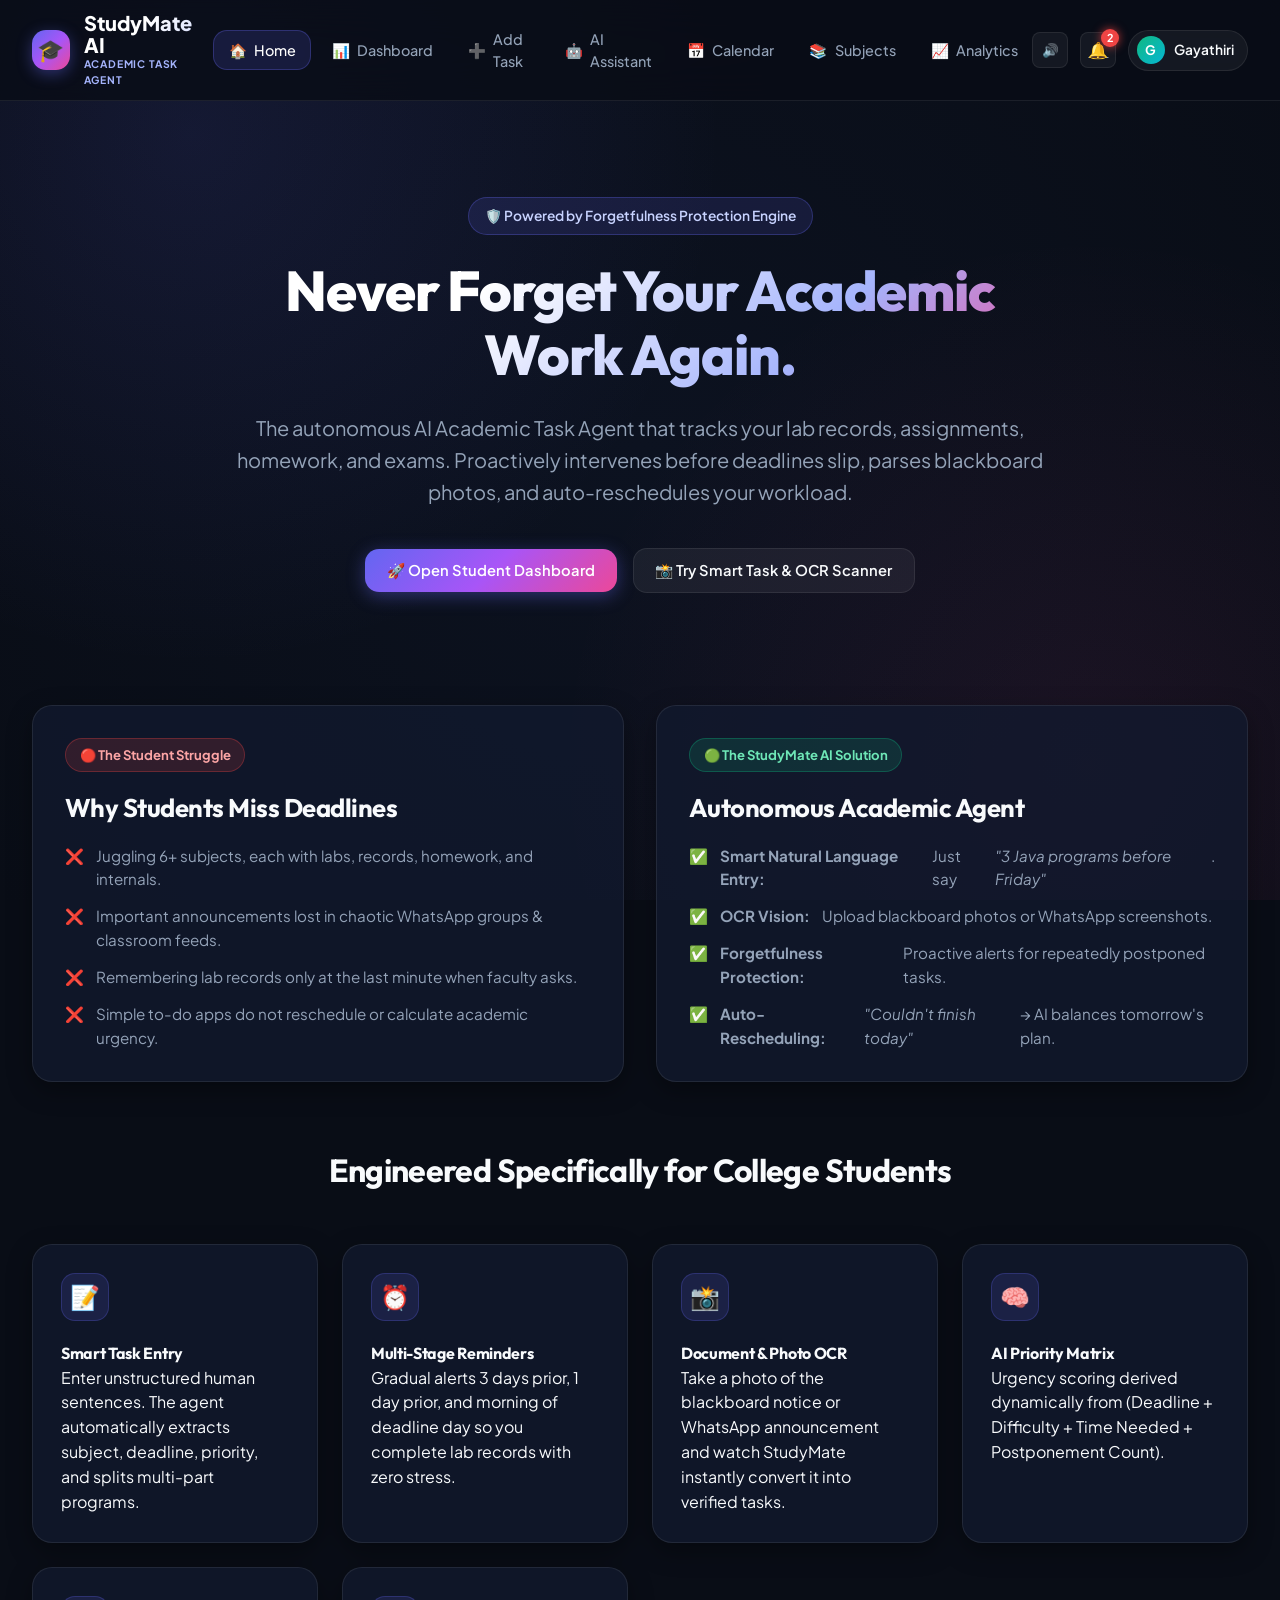
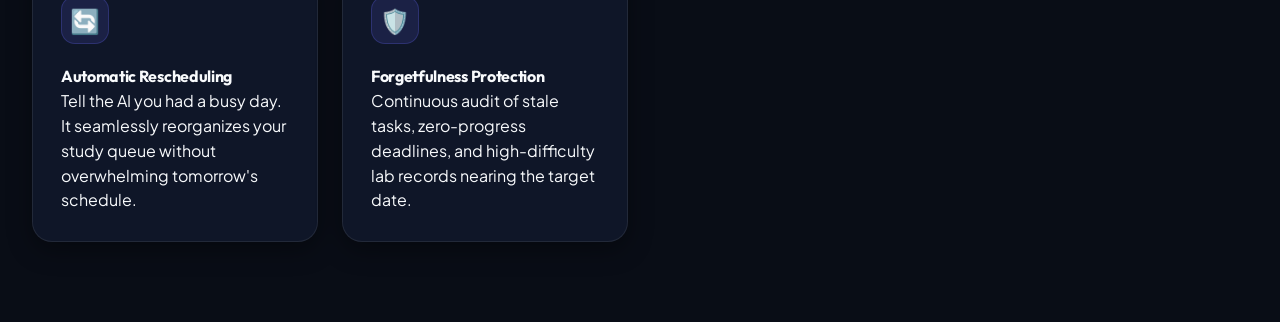
<file: STUDY AGENT AI/index.html>
<!DOCTYPE html>
<html lang="en">
<head>
  <meta charset="UTF-8">
  <meta name="viewport" content="width=device-width, initial-scale=1.0">
  <title>StudyMate AI — Never Forget Your Academic Work Again</title>
  <meta name="description" content="AI Study Reminder & Academic Task Agent for students. Tracks lab records, assignments, homework, exams, and auto-reschedules with forgetfulness protection.">
  <link rel="stylesheet" href="css/style.css">
  <link rel="icon" href="data:image/svg+xml,<svg xmlns=%22http://www.w3.org/2000/svg%22 viewBox=%220 0 100 100%22><text y=%22.9em%22 font-size=%2290%22>🎓</text></svg>">
</head>
<body>

  <!-- Confetti Canvas Particle Overlay -->
  <canvas id="confetti-canvas"></canvas>

  <!-- Interactive Toast Notification Container -->
  <div id="toast-container"></div>

  <!-- Main Navigation Bar -->
  <nav class="navbar" id="app-navbar">
    <a href="#landing" class="nav-brand" id="nav-brand-link">
      <div class="brand-logo-icon">🎓</div>
      <div class="brand-text-col">
        <span class="brand-title">StudyMate AI</span>
        <span class="brand-badge">Academic Task Agent</span>
      </div>
    </a>

    <div class="nav-links-menu" id="nav-menu">
      <a href="#landing" class="nav-link" data-view="landing" id="nav-item-landing">
        <span>🏠</span> Home
      </a>
      <a href="#dashboard" class="nav-link" data-view="dashboard" id="nav-item-dashboard">
        <span>📊</span> Dashboard
      </a>
      <a href="#add-task" class="nav-link" data-view="add-task" id="nav-item-add-task">
        <span>➕</span> Add Task
      </a>
      <a href="#assistant" class="nav-link" data-view="assistant" id="nav-item-assistant">
        <span>🤖</span> AI Assistant
      </a>
      <a href="#calendar" class="nav-link" data-view="calendar" id="nav-item-calendar">
        <span>📅</span> Calendar
      </a>
      <a href="#subjects" class="nav-link" data-view="subjects" id="nav-item-subjects">
        <span>📚</span> Subjects
      </a>
      <a href="#analytics" class="nav-link" data-view="analytics" id="nav-item-analytics">
        <span>📈</span> Analytics
      </a>
    </div>

    <div class="nav-actions">
      <!-- Sound Toggle -->
      <button class="btn-icon" id="sound-toggle-btn" title="Toggle Sound Chimes">
        <span id="sound-icon">🔊</span>
      </button>

      <!-- Notifications Bell -->
      <a href="#notifications" class="btn-icon notif-bell-btn" id="nav-notif-btn" title="View Notifications">
        <span>🔔</span>
        <span class="nav-badge-bubble" id="nav-notif-badge">3</span>
      </a>

      <!-- Student Profile Badge -->
      <div class="user-profile-pill" id="nav-profile-pill" onclick="document.getElementById('profile-modal').classList.add('active')">
        <div class="user-avatar-circle" id="nav-user-avatar">G</div>
        <span class="user-name-text" id="nav-user-name">Gayathiri</span>
      </div>
    </div>
  </nav>

  <!-- Main Content Wrapper -->
  <main class="main-content-container">

    <!-- ========================================================
         VIEW 1: LANDING PAGE & SHOWCASE
         ======================================================== -->
    <section class="app-view active" id="view-landing">
      <div class="landing-hero">
        <div class="hero-tagline-pill">
          <span>🛡️ Powered by Forgetfulness Protection Engine</span>
        </div>
        <h1 class="landing-title">Never Forget Your Academic Work Again.</h1>
        <p class="landing-subtitle">
          The autonomous AI Academic Task Agent that tracks your lab records, assignments, homework, and exams. Proactively intervenes before deadlines slip, parses blackboard photos, and auto-reschedules your workload.
        </p>
        <div class="landing-cta-row">
          <a href="#dashboard" class="btn btn-primary-glow btn-lg" id="btn-hero-launch">
            🚀 Open Student Dashboard
          </a>
          <a href="#add-task" class="btn btn-secondary-ghost btn-lg" id="btn-hero-try-nlp">
            📸 Try Smart Task & OCR Scanner
          </a>
        </div>
      </div>

      <!-- Problem vs Solution Comparison -->
      <div class="problem-solution-grid">
        <div class="prob-sol-card glass-panel">
          <span class="card-header-badge badge-problem">🔴 The Student Struggle</span>
          <h3 class="prob-sol-title">Why Students Miss Deadlines</h3>
          <ul class="prob-sol-list">
            <li><span>❌</span> Juggling 6+ subjects, each with labs, records, homework, and internals.</li>
            <li><span>❌</span> Important announcements lost in chaotic WhatsApp groups & classroom feeds.</li>
            <li><span>❌</span> Remembering lab records only at the last minute when faculty asks.</li>
            <li><span>❌</span> Simple to-do apps do not reschedule or calculate academic urgency.</li>
          </ul>
        </div>

        <div class="prob-sol-card glass-panel">
          <span class="card-header-badge badge-solution">🟢 The StudyMate AI Solution</span>
          <h3 class="prob-sol-title">Autonomous Academic Agent</h3>
          <ul class="prob-sol-list">
            <li><span>✅</span> <strong>Smart Natural Language Entry:</strong> Just say <em>"3 Java programs before Friday"</em>.</li>
            <li><span>✅</span> <strong>OCR Vision:</strong> Upload blackboard photos or WhatsApp screenshots.</li>
            <li><span>✅</span> <strong>Forgetfulness Protection:</strong> Proactive alerts for repeatedly postponed tasks.</li>
            <li><span>✅</span> <strong>Auto-Rescheduling:</strong> <em>"Couldn't finish today"</em> → AI balances tomorrow's plan.</li>
          </ul>
        </div>
      </div>

      <!-- 6 Core Architectural Capabilities -->
      <h2 style="text-align: center; margin: 3rem 0 1.5rem; font-size: 2rem;">Engineered Specifically for College Students</h2>
      <div class="landing-features-grid">
        <div class="feat-item-card glass-panel">
          <div class="feat-icon-box">📝</div>
          <h4>Smart Task Entry</h4>
          <p class="text-muted">Enter unstructured human sentences. The agent automatically extracts subject, deadline, priority, and splits multi-part programs.</p>
        </div>
        <div class="feat-item-card glass-panel">
          <div class="feat-icon-box">⏰</div>
          <h4>Multi-Stage Reminders</h4>
          <p class="text-muted">Gradual alerts 3 days prior, 1 day prior, and morning of deadline day so you complete lab records with zero stress.</p>
        </div>
        <div class="feat-item-card glass-panel">
          <div class="feat-icon-box">📸</div>
          <h4>Document & Photo OCR</h4>
          <p class="text-muted">Take a photo of the blackboard notice or WhatsApp announcement and watch StudyMate instantly convert it into verified tasks.</p>
        </div>
        <div class="feat-item-card glass-panel">
          <div class="feat-icon-box">🧠</div>
          <h4>AI Priority Matrix</h4>
          <p class="text-muted">Urgency scoring derived dynamically from (Deadline + Difficulty + Time Needed + Postponement Count).</p>
        </div>
        <div class="feat-item-card glass-panel">
          <div class="feat-icon-box">🔄</div>
          <h4>Automatic Rescheduling</h4>
          <p class="text-muted">Tell the AI you had a busy day. It seamlessly reorganizes your study queue without overwhelming tomorrow's schedule.</p>
        </div>
        <div class="feat-item-card glass-panel">
          <div class="feat-icon-box">🛡️</div>
          <h4>Forgetfulness Protection</h4>
          <p class="text-muted">Continuous audit of stale tasks, zero-progress deadlines, and high-difficulty lab records nearing the target date.</p>
        </div>
      </div>
    </section>

    <!-- ========================================================
         VIEW 2: MAIN STUDENT DASHBOARD
         ======================================================== -->
    <section class="app-view" id="view-dashboard">
      <!-- Greeting Header -->
      <div class="dash-header-section">
        <div>
          <h1 class="dash-welcome-title" id="dash-greeting">Good Morning, Gayathiri! 👋</h1>
          <p class="dash-meta-sub" id="dash-student-meta">B.Tech Computer Science & Engineering • 3rd Year, Sec A</p>
        </div>
        <div class="dash-header-actions">
          <button class="btn btn-secondary-ghost" onclick="window.app.openWhatsAppModal()">
            <span>💬</span> Test WhatsApp Alert
          </button>
          <a href="#add-task" class="btn btn-primary-glow" id="btn-dash-add-task">
            <span>➕</span> Add New Task
          </a>
        </div>
      </div>

      <!-- Quick Natural Language Entry on Dashboard -->
      <div class="dash-quick-input-card glass-panel">
        <div class="quick-input-header">
          <span class="quick-input-title"><span>⚡</span> Quick AI Task Entry</span>
          <span style="font-size: 0.8rem; color: var(--text-muted);">Natural Language Parser Active</span>
        </div>
        <form class="quick-input-form" onsubmit="event.preventDefault(); const val = document.getElementById('dash-quick-text').value; if(val){ const p = window.smartNLP.parse(val); window.app.renderParsedStagingTable(p); window.location.hash='add-task'; }">
          <input type="text" id="dash-quick-text" class="quick-text-field" placeholder="E.g., Tomorrow I have to submit my DBMS lab record...">
          <button type="submit" class="btn btn-primary-glow">Process with AI</button>
        </form>
        <div class="quick-chips-row">
          <span class="chip-label">Try asking:</span>
          <span class="quick-chip" onclick="document.getElementById('dash-quick-text').value='Tomorrow I have to submit my DBMS lab record';">"Tomorrow I have to submit DBMS lab record"</span>
          <span class="quick-chip" onclick="document.getElementById('dash-quick-text').value='I have to complete 3 Java programs before Friday';">"3 Java programs before Friday"</span>
          <span class="quick-chip" onclick="document.getElementById('dash-quick-text').value='Maths classwork assignment due Wednesday evening';">"Maths assignment due Wednesday"</span>
        </div>
      </div>

      <!-- Urgency KPI Row -->
      <div class="kpi-row">
        <div class="kpi-card glass-panel kpi-urgent">
          <div class="kpi-top-meta">
            <span class="kpi-label">DUE TODAY</span>
            <span class="kpi-icon">🔴</span>
          </div>
          <div class="kpi-val" id="stat-due-today">2</div>
          <div class="kpi-subtext">Immediate action required today</div>
        </div>

        <div class="kpi-card glass-panel kpi-warning">
          <div class="kpi-top-meta">
            <span class="kpi-label">DUE THIS WEEK</span>
            <span class="kpi-icon">🟠</span>
          </div>
          <div class="kpi-val" id="stat-due-week">5</div>
          <div class="kpi-subtext">Lab records & assignments in pipeline</div>
        </div>

        <div class="kpi-card glass-panel kpi-success">
          <div class="kpi-top-meta">
            <span class="kpi-label">TASKS COMPLETED</span>
            <span class="kpi-icon">🟢</span>
          </div>
          <div class="kpi-val" id="stat-completed">4</div>
          <div class="kpi-subtext">Verified academic submissions</div>
        </div>
      </div>

      <!-- Proactive Forgetfulness Protection Banner -->
      <div id="dash-forgetfulness-container"></div>

      <!-- Tasks Feeds Split -->
      <div class="dash-tasks-grid">
        <!-- Today's Priority Lane -->
        <div class="feed-column">
          <div class="feed-column-header">
            <h3 class="feed-column-title"><span>🎯</span> Focus Queue: Today</h3>
            <span class="badge-priority-critical" style="font-size: 0.75rem; padding: 0.2rem 0.6rem; border-radius: var(--radius-full);">High Urgency</span>
          </div>
          <div class="tasks-list-stack" id="dash-today-tasks"></div>
        </div>

        <!-- Upcoming Lane -->
        <div class="feed-column">
          <div class="feed-column-header">
            <h3 class="feed-column-title"><span>⏳</span> Upcoming Deadlines</h3>
            <span class="badge-priority-medium" style="font-size: 0.75rem; padding: 0.2rem 0.6rem; border-radius: var(--radius-full);">Next 7 Days</span>
          </div>
          <div class="tasks-list-stack" id="dash-upcoming-tasks"></div>
        </div>
      </div>
    </section>

    <!-- ========================================================
         VIEW 3: ADD TASK STUDIO (NLP & OCR)
         ======================================================== -->
    <section class="app-view" id="view-add-task">
      <div style="margin-bottom: 2rem;">
        <h1 style="font-size: 2.2rem; margin-bottom: 0.5rem;">Smart Task Studio</h1>
        <p class="text-muted">Natural language understanding & photo OCR extraction powered by StudyMate AI.</p>
      </div>

      <!-- Tab Switcher -->
      <div class="add-studio-tabs-row">
        <button class="studio-tab-btn active" id="tab-btn-nlp" onclick="document.querySelectorAll('.studio-tab-btn').forEach(b=>b.classList.remove('active')); this.classList.add('active'); document.querySelectorAll('.studio-panel').forEach(p=>p.classList.remove('active')); document.getElementById('panel-nlp').classList.add('active');">
          <span>⚡</span> Smart NLP Task Entry
        </button>
        <button class="studio-tab-btn" id="tab-btn-ocr" onclick="document.querySelectorAll('.studio-tab-btn').forEach(b=>b.classList.remove('active')); this.classList.add('active'); document.querySelectorAll('.studio-panel').forEach(p=>p.classList.remove('active')); document.getElementById('panel-ocr').classList.add('active'); window.app.selectOcrPreset('blackboard');">
          <span>📸</span> Screenshot / Document OCR Vision
        </button>
      </div>

      <!-- Tab 1: Natural Language Entry Panel -->
      <div class="studio-panel active" id="panel-nlp">
        <div class="nlp-prompt-card glass-panel">
          <h3 style="font-size: 1.4rem; margin-bottom: 0.5rem;">Enter Tasks Naturally</h3>
          <p class="text-muted" style="font-size: 0.95rem;">Type anything like <em>"I have to complete 3 Java programs before Friday"</em> or <em>"Tomorrow I have to submit DBMS lab record"</em>. StudyMate extracts subjects, dates, priorities, and decomposes subtasks.</p>

          <form id="nlp-entry-form">
            <div class="nlp-input-wrapper">
              <textarea id="nlp-task-input" class="nlp-textarea" placeholder="Type your academic task statement here..."></textarea>
            </div>
            <div style="display: flex; justify-content: flex-end; gap: 1rem;">
              <button type="button" class="btn btn-secondary-ghost" onclick="document.getElementById('nlp-task-input').value=''">Clear</button>
              <button type="submit" class="btn btn-primary-glow">Parse & Extract Tasks 🤖</button>
            </div>
          </form>

          <div class="nlp-examples-box">
            <div class="nlp-examples-title">💡 Ready-to-Test Academic Examples (Click any):</div>
            <div class="nlp-examples-grid">
              <span class="nlp-sample-chip" onclick="document.getElementById('nlp-task-input').value='Tomorrow I have to submit my DBMS lab record.'; document.getElementById('nlp-entry-form').dispatchEvent(new Event('submit'));">
                "Tomorrow I have to submit my DBMS lab record."
              </span>
              <span class="nlp-sample-chip" onclick="document.getElementById('nlp-task-input').value='I have to complete 3 Java programs before Friday.'; document.getElementById('nlp-entry-form').dispatchEvent(new Event('submit'));">
                "I have to complete 3 Java programs before Friday."
              </span>
              <span class="nlp-sample-chip" onclick="document.getElementById('nlp-task-input').value='Complete Experiment 5 and 6 in DBMS record and submit on Wednesday 10 AM.'; document.getElementById('nlp-entry-form').dispatchEvent(new Event('submit'));">
                "Complete Exp 5 & 6 in DBMS record on Wednesday 10 AM"
              </span>
              <span class="nlp-sample-chip" onclick="document.getElementById('nlp-task-input').value='Study for Operating Systems internal exam on next Monday morning.'; document.getElementById('nlp-entry-form').dispatchEvent(new Event('submit'));">
                "OS internal exam on next Monday morning"
              </span>
            </div>
          </div>
        </div>

        <!-- Live Parsed Staging Output -->
        <div id="nlp-parsed-results"></div>
      </div>

      <!-- Tab 2: Vision & OCR Panel -->
      <div class="studio-panel" id="panel-ocr">
        <div class="ocr-studio-split">
          <!-- Upload & Preview Card -->
          <div class="ocr-upload-card glass-panel">
            <h3 style="font-size: 1.35rem; margin-bottom: 0.5rem;">Classroom Photo / Screenshot OCR</h3>
            <p class="text-muted" style="font-size: 0.88rem;">Select a realistic university blackboard notice or WhatsApp announcement, or upload your own file.</p>

            <div class="ocr-sample-presets">
              <span class="chip-label">Test with University Samples:</span>
              <div class="ocr-presets-buttons">
                <button type="button" class="btn btn-sm btn-secondary-ghost" id="sample-btn-blackboard">
                  🏫 Blackboard Notice
                </button>
                <button type="button" class="btn btn-sm btn-secondary-ghost" id="sample-btn-whatsapp">
                  📱 WhatsApp Announcement
                </button>
              </div>
            </div>

            <div style="margin: 1.25rem 0;">
              <label class="btn btn-sm btn-primary-glow" style="cursor: pointer; display: inline-flex;">
                📁 Upload Custom Image / Screenshot
                <input type="file" id="ocr-file-upload" accept="image/*,.pdf" style="display: none;">
              </label>
            </div>

            <!-- Preview Frame with Laser Scanner Animation -->
            <div class="ocr-preview-container">
              <img id="ocr-preview-img" class="ocr-preview-image" src="assets/sample_blackboard.jpg" alt="Classroom Notice">
              <div class="ocr-laser-overlay" id="ocr-laser-overlay"></div>
            </div>

            <div class="ocr-status-message" id="ocr-status-text">
              ✅ Academic text extracted (99.4% confidence)
            </div>
          </div>

          <!-- Structured Extracted Results Card -->
          <div id="ocr-result-card"></div>
        </div>
      </div>
    </section>

    <!-- ========================================================
         VIEW 4: AI STUDY ASSISTANT (CHAT COPILOT)
         ======================================================== -->
    <section class="app-view" id="view-assistant">
      <div class="assistant-container">
        <!-- Assistant Sidebar with Quick Action Chips -->
        <div class="assistant-sidebar glass-panel">
          <div class="assistant-copilot-badge">
            <div class="copilot-avatar">🤖</div>
            <div>
              <h3 style="font-size: 1.15rem;">StudyMate Agent</h3>
              <span style="font-size: 0.78rem; color: #10b981; font-weight: 700;">● Online & Monitoring</span>
            </div>
          </div>

          <div>
            <div style="font-size: 0.82rem; font-weight: 700; color: var(--text-muted); text-transform: uppercase; margin-bottom: 0.75rem;">
              Suggested Interactions
            </div>
            <div class="sidebar-prompt-pills">
              <button class="sidebar-pill-btn" onclick="window.app.sendChatMessage('What do I need to finish today?')">
                🔴 What do I need to finish today?
              </button>
              <button class="sidebar-pill-btn" onclick="window.app.sendChatMessage('I couldn\'t complete my DBMS record today.')">
                🔄 "I couldn't finish DBMS record today" (Auto-Reschedule)
              </button>
              <button class="sidebar-pill-btn" onclick="window.app.sendChatMessage('What should I do right now to avoid cramming?')">
                🎯 What should I do right now?
              </button>
              <button class="sidebar-pill-btn" onclick="window.app.sendChatMessage('Show my forgetfulness warnings and postponed tasks')">
                ⚠️ Show forgetfulness warnings
              </button>
              <button class="sidebar-pill-btn" onclick="window.app.sendChatMessage('Break down my DBMS record into 4 steps')">
                📑 Break down DBMS record into steps
              </button>
            </div>
          </div>

          <div style="margin-top: auto; padding: 1rem; background: rgba(99, 102, 241, 0.1); border-radius: var(--radius-md); border: 1px solid rgba(99, 102, 241, 0.25);">
            <div style="font-size: 0.82rem; font-weight: 700; color: #c7d2fe; margin-bottom: 0.25rem;">💡 Proactive Rescheduling</div>
            <p style="font-size: 0.78rem; color: var(--text-muted); line-height: 1.4;">
              If you fall behind, just tell StudyMate. The agent immediately pushes the deadline and rebalances your week.
            </p>
          </div>
        </div>

        <!-- Chat Conversation Window -->
        <div class="chat-window glass-panel">
          <div class="chat-window-header">
            <div class="chat-header-title">
              <span class="agent-status-dot"></span>
              <span>StudyMate Academic Copilot</span>
            </div>
            <button class="btn btn-sm btn-secondary-ghost" onclick="window.store.state.chatHistory = []; document.getElementById('chat-messages-container').innerHTML=''; window.app.sendChatMessage('Hello StudyMate!');">
              🔄 Clear Chat
            </button>
          </div>

          <div class="chat-messages-container" id="chat-messages-container">
            <div class="chat-bubble chat-ai">
              <div class="chat-avatar ai-avatar">🤖</div>
              <div class="chat-body">
                <div class="chat-meta">StudyMate Agent • 10:00 AM</div>
                <div class="chat-text">
                  Good day Gayathiri! 👋 I am StudyMate, your Academic Task Agent. I'm actively monitoring your semester deadlines.
                  <br><br>
                  You have <strong>2 tasks due today</strong> (including your <strong>DBMS Lab Record</strong>). What would you like to focus on right now?
                </div>
                <div class="chat-actions-row">
                  <button class="chat-act-btn" onclick="window.app.sendChatMessage('What do I need to finish today?')">Check Today's Work 🔴</button>
                  <button class="chat-act-btn" onclick="window.app.sendChatMessage('I couldn\'t complete my DBMS record today.')">Auto-Reschedule DBMS 🔄</button>
                </div>
              </div>
            </div>
          </div>

          <div class="chat-input-bar">
            <input type="text" id="chat-input" class="chat-input-field" placeholder="Ask your agent: 'What should I do next?' or 'Reschedule my Java assignment'...">
            <button class="btn btn-primary-glow" id="chat-send-btn">
              <span>Send</span> 🚀
            </button>
          </div>
        </div>
      </div>
    </section>

    <!-- ========================================================
         VIEW 5: ACADEMIC CALENDAR
         ======================================================== -->
    <section class="app-view" id="view-calendar">
      <div class="calendar-controls-bar">
        <div class="cal-nav-group">
          <h2 class="cal-month-title" id="calendar-month-year">October 2026</h2>
          <button class="btn-icon" id="cal-btn-prev" title="Previous Month">◀</button>
          <button class="btn-icon" id="cal-btn-today" title="Go to Today">Today</button>
          <button class="btn-icon" id="cal-btn-next" title="Next Month">▶</button>
        </div>

        <div class="cal-filters-group">
          <select id="cal-filter-subject" class="form-select" onchange="window.academicCalendar.setSubjectFilter(this.value)">
            <option value="all">All Subjects</option>
            <option value="DBMS">DBMS</option>
            <option value="Java Programming">Java Programming</option>
            <option value="Mathematics III">Mathematics III</option>
            <option value="Operating Systems">Operating Systems</option>
            <option value="Computer Networks">Computer Networks</option>
          </select>

          <select id="cal-filter-type" class="form-select" onchange="window.academicCalendar.setTypeFilter(this.value)">
            <option value="all">All Task Types</option>
            <option value="lab">🧪 Lab Records</option>
            <option value="assignment">📝 Assignments</option>
            <option value="homework">📚 Homework</option>
            <option value="classwork">📖 Classwork</option>
            <option value="exam">🎯 Exams</option>
          </select>
        </div>
      </div>

      <div class="calendar-table-wrap glass-panel">
        <div class="cal-weekdays-row">
          <span>Sun</span><span>Mon</span><span>Tue</span><span>Wed</span><span>Thu</span><span>Fri</span><span>Sat</span>
        </div>
        <div class="calendar-grid" id="calendar-grid"></div>
      </div>
    </section>

    <!-- ========================================================
         VIEW 6: SUBJECTS DIRECTORY & TREE VIEW
         ======================================================== -->
    <section class="app-view" id="view-subjects">
      <div style="display: flex; align-items: center; justify-content: space-between; margin-bottom: 2rem;">
        <div>
          <h1 style="font-size: 2.2rem; margin-bottom: 0.5rem;">Academic Subjects</h1>
          <p class="text-muted">Hierarchical breakdown of assignments, lab records, and syllabus milestones per subject.</p>
        </div>
        <button class="btn btn-primary-glow" onclick="document.getElementById('new-subject-modal').classList.add('active')">
          <span>➕</span> Add New Subject
        </button>
      </div>

      <div class="subjects-grid-layout" id="subjects-tree-container"></div>
    </section>

    <!-- ========================================================
         VIEW 7: PRODUCTIVITY ANALYTICS & AI INSIGHTS
         ======================================================== -->
    <section class="app-view" id="view-analytics">
      <div style="margin-bottom: 2rem;">
        <h1 style="font-size: 2.2rem; margin-bottom: 0.5rem;">Student Productivity Analytics</h1>
        <p class="text-muted">Visual metrics, category completion rates, and AI-generated cognitive habit recommendations.</p>
      </div>

      <div id="analytics-content"></div>
    </section>

    <!-- ========================================================
         VIEW 8: NOTIFICATION & FORGETFULNESS PROTECTION CENTER
         ======================================================== -->
    <section class="app-view" id="view-notifications">
      <div class="notif-view-header">
        <div>
          <h1 style="font-size: 2.2rem; margin-bottom: 0.5rem;">Academic Notification Center</h1>
          <p class="text-muted">Multi-stage reminders: 3-days prior, 1-day prior, and morning of deadline.</p>
        </div>
        <div style="display: flex; gap: 0.75rem;">
          <button class="btn btn-secondary-ghost" onclick="window.app.openWhatsAppModal()">
            <span>💬</span> WhatsApp Preview
          </button>
          <button class="btn btn-primary-glow" onclick="window.store.markAllNotificationsRead(); window.app.renderNotifications(); window.app.showToast('✅ All Read', 'Notifications marked as read.', 'info');">
            Mark All Read
          </button>
        </div>
      </div>

      <div class="notif-full-stack" id="notifications-full-list"></div>
    </section>

  </main>

  <!-- ========================================================
       MODALS & OVERLAYS
       ======================================================== -->

  <!-- 1. Reschedule Modal -->
  <div class="modal-overlay" id="reschedule-modal">
    <div class="modal-card">
      <div class="modal-header">
        <h3 style="font-size: 1.25rem;">🔄 Reschedule Academic Task</h3>
        <button class="modal-close-btn" onclick="document.getElementById('reschedule-modal').classList.remove('active')">&times;</button>
      </div>
      <div class="modal-body">
        <input type="hidden" id="resched-task-id">
        <p style="margin-bottom: 1rem; color: var(--text-muted);">
          Task: <strong id="resched-task-title" style="color: #fff;"></strong>
        </p>
        <div style="margin-bottom: 1.5rem;">
          <label style="display: block; font-size: 0.85rem; font-weight: 600; margin-bottom: 0.5rem;">New Target Deadline & Time</label>
          <input type="datetime-local" id="resched-date-input" class="form-input">
        </div>
        <p style="font-size: 0.82rem; color: #f59e0b; background: rgba(245, 158, 11, 0.1); padding: 0.75rem; border-radius: var(--radius-sm);">
          ⚠️ StudyMate will update your urgency index and calibrate your Forgetfulness Protection alerts.
        </p>
      </div>
      <div class="modal-footer">
        <button class="btn btn-secondary-ghost" onclick="document.getElementById('reschedule-modal').classList.remove('active')">Cancel</button>
        <button class="btn btn-primary-glow" onclick="window.app.confirmReschedule()">Save & Optimize Schedule</button>
      </div>
    </div>
  </div>

  <!-- 2. Task Details Modal -->
  <div class="modal-overlay" id="task-detail-modal">
    <div class="modal-card">
      <div class="modal-header">
        <h3 id="detail-task-title" style="font-size: 1.25rem;"></h3>
        <button class="modal-close-btn" onclick="document.getElementById('task-detail-modal').classList.remove('active')">&times;</button>
      </div>
      <div class="modal-body">
        <div style="display: grid; grid-template-columns: 1fr 1fr; gap: 1rem; margin-bottom: 1.5rem;">
          <div>
            <span style="font-size: 0.78rem; color: var(--text-subtle);">SUBJECT</span>
            <div id="detail-task-subj" style="font-weight: 700; color: #c7d2fe;"></div>
          </div>
          <div>
            <span style="font-size: 0.78rem; color: var(--text-subtle);">TASK TYPE</span>
            <div id="detail-task-type" style="font-weight: 700;"></div>
          </div>
          <div>
            <span style="font-size: 0.78rem; color: var(--text-subtle);">DEADLINE</span>
            <div id="detail-task-deadline" style="font-weight: 700; color: #fca5a5;"></div>
          </div>
          <div>
            <span style="font-size: 0.78rem; color: var(--text-subtle);">AI PRIORITY</span>
            <div id="detail-task-priority" style="font-weight: 700;"></div>
          </div>
          <div>
            <span style="font-size: 0.78rem; color: var(--text-subtle);">ESTIMATED TIME</span>
            <div id="detail-task-time" style="font-weight: 700;"></div>
          </div>
          <div>
            <span style="font-size: 0.78rem; color: var(--text-subtle);">POSTPONED</span>
            <div id="detail-task-postponed" style="font-weight: 700;"></div>
          </div>
        </div>
        <div>
          <span style="font-size: 0.78rem; color: var(--text-subtle);">SUBMISSION DETAILS / NOTES</span>
          <p id="detail-task-notes" style="font-size: 0.9rem; color: var(--text-muted); margin-top: 0.35rem; line-height: 1.5;"></p>
        </div>
      </div>
      <div class="modal-footer" id="detail-modal-actions"></div>
    </div>
  </div>

  <!-- 3. Day Inspector Modal (From Calendar) -->
  <div class="modal-overlay" id="day-inspector-modal">
    <div class="modal-card">
      <div class="modal-header">
        <div>
          <span style="font-size: 0.78rem; color: var(--text-subtle);">CALENDAR INSPECTOR</span>
          <h3 id="day-inspect-date" style="font-size: 1.25rem;"></h3>
        </div>
        <button class="modal-close-btn" onclick="document.getElementById('day-inspector-modal').classList.remove('active')">&times;</button>
      </div>
      <div class="modal-body">
        <div id="day-inspect-task-list" class="tasks-list-stack"></div>
      </div>
      <div class="modal-footer">
        <button class="btn btn-primary-glow" onclick="document.getElementById('day-inspector-modal').classList.remove('active'); window.location.hash='add-task';">
          ➕ Add Task for this Date
        </button>
      </div>
    </div>
  </div>

  <!-- 4. Student Profile / Onboarding Modal -->
  <div class="modal-overlay" id="profile-modal">
    <div class="modal-card">
      <div class="modal-header">
        <h3 style="font-size: 1.25rem;">🎓 Student Profile & Credentials</h3>
        <button class="modal-close-btn" onclick="document.getElementById('profile-modal').classList.remove('active')">&times;</button>
      </div>
      <form id="profile-form">
        <div class="modal-body">
          <div style="display: grid; grid-template-columns: 1fr 1fr; gap: 1rem; margin-bottom: 1rem;">
            <div>
              <label style="display: block; font-size: 0.82rem; margin-bottom: 0.35rem;">Student Name</label>
              <input type="text" id="prof-name" class="form-input" value="Gayathiri" required>
            </div>
            <div>
              <label style="display: block; font-size: 0.82rem; margin-bottom: 0.35rem;">College / University</label>
              <input type="text" id="prof-college" class="form-input" value="National Institute of Technology" required>
            </div>
          </div>
          <div style="display: grid; grid-template-columns: 1fr 1fr 1fr; gap: 1rem; margin-bottom: 1rem;">
            <div>
              <label style="display: block; font-size: 0.82rem; margin-bottom: 0.35rem;">Department</label>
              <input type="text" id="prof-dept" class="form-input" value="Computer Science & Engineering" required>
            </div>
            <div>
              <label style="display: block; font-size: 0.82rem; margin-bottom: 0.35rem;">Year</label>
              <input type="text" id="prof-year" class="form-input" value="3rd Year" required>
            </div>
            <div>
              <label style="display: block; font-size: 0.82rem; margin-bottom: 0.35rem;">Section</label>
              <input type="text" id="prof-section" class="form-input" value="A" required>
            </div>
          </div>
        </div>
        <div class="modal-footer">
          <button type="button" class="btn btn-secondary-ghost" onclick="document.getElementById('profile-modal').classList.remove('active')">Cancel</button>
          <button type="submit" class="btn btn-primary-glow">Save Profile</button>
        </div>
      </form>
    </div>
  </div>

  <!-- 5. New Subject Modal -->
  <div class="modal-overlay" id="new-subject-modal">
    <div class="modal-card">
      <div class="modal-header">
        <h3 style="font-size: 1.25rem;">📚 Add Academic Course</h3>
        <button class="modal-close-btn" onclick="document.getElementById('new-subject-modal').classList.remove('active')">&times;</button>
      </div>
      <form onsubmit="event.preventDefault(); const name=document.getElementById('new-subj-name').value; const code=document.getElementById('new-subj-code').value; const icon=document.getElementById('new-subj-icon').value; const faculty=document.getElementById('new-subj-faculty').value; if(name){ window.store.addSubject({name, code, icon, faculty}); document.getElementById('new-subject-modal').classList.remove('active'); window.app.renderSubjects(); window.app.showToast('✅ Subject Added', `${name} registered.`, 'success'); }">
        <div class="modal-body">
          <div style="margin-bottom: 1rem;">
            <label style="display: block; font-size: 0.82rem; margin-bottom: 0.35rem;">Subject Name</label>
            <input type="text" id="new-subj-name" class="form-input" placeholder="E.g., Artificial Intelligence" required>
          </div>
          <div style="display: grid; grid-template-columns: 1fr 1fr; gap: 1rem; margin-bottom: 1rem;">
            <div>
              <label style="display: block; font-size: 0.82rem; margin-bottom: 0.35rem;">Course Code</label>
              <input type="text" id="new-subj-code" class="form-input" placeholder="CS305">
            </div>
            <div>
              <label style="display: block; font-size: 0.82rem; margin-bottom: 0.35rem;">Emoji Icon</label>
              <input type="text" id="new-subj-icon" class="form-input" value="🧠">
            </div>
          </div>
          <div style="margin-bottom: 1rem;">
            <label style="display: block; font-size: 0.82rem; margin-bottom: 0.35rem;">Faculty / Professor</label>
            <input type="text" id="new-subj-faculty" class="form-input" placeholder="Dr. Sundar">
          </div>
        </div>
        <div class="modal-footer">
          <button type="button" class="btn btn-secondary-ghost" onclick="document.getElementById('new-subject-modal').classList.remove('active')">Cancel</button>
          <button type="submit" class="btn btn-primary-glow">Save Course</button>
        </div>
      </form>
    </div>
  </div>

  <!-- 6. Realistic WhatsApp Smartphone Dispatch Preview Modal -->
  <div class="modal-overlay" id="whatsapp-preview-modal">
    <div class="modal-card" style="background: transparent; border: none; box-shadow: none; max-width: 400px;">
      <div class="phone-mockup-frame">
        <div class="phone-status-bar">
          <span>10:14 AM</span>
          <span>📶 5G  🔋 94%</span>
        </div>
        <div class="whatsapp-chat-header">
          <button onclick="document.getElementById('whatsapp-preview-modal').classList.remove('active')" style="background:none; border:none; color:#8696a0; font-size:1.2rem; cursor:pointer;">←</button>
          <div class="whatsapp-avatar">🎓</div>
          <div style="flex: 1;">
            <div style="font-weight: 700; font-size: 0.95rem;">StudyMate Agent</div>
            <div style="font-size: 0.72rem; color: #8696a0;">Official Academic Dispatch</div>
          </div>
        </div>
        <div class="whatsapp-chat-area">
          <div class="whatsapp-bubble" id="whatsapp-bubble-content"></div>
        </div>
        <div style="padding: 0.75rem 1rem; background: #1f2c34; display: flex; gap: 0.5rem; justify-content: center;">
          <button class="btn btn-sm btn-primary-glow" onclick="document.getElementById('whatsapp-preview-modal').classList.remove('active'); window.location.hash='dashboard';">
            Open in Dashboard
          </button>
        </div>
      </div>
    </div>
  </div>

  <!-- Core JavaScript Modules -->
  <script src="js/audio.js"></script>
  <script src="js/store.js"></script>
  <script src="js/nlp.js"></script>
  <script src="js/ocr.js"></script>
  <script src="js/ai-assistant.js"></script>
  <script src="js/calendar.js"></script>
  <script src="js/analytics.js"></script>
  <script src="js/main.js"></script>

</body>
</html>
</file>
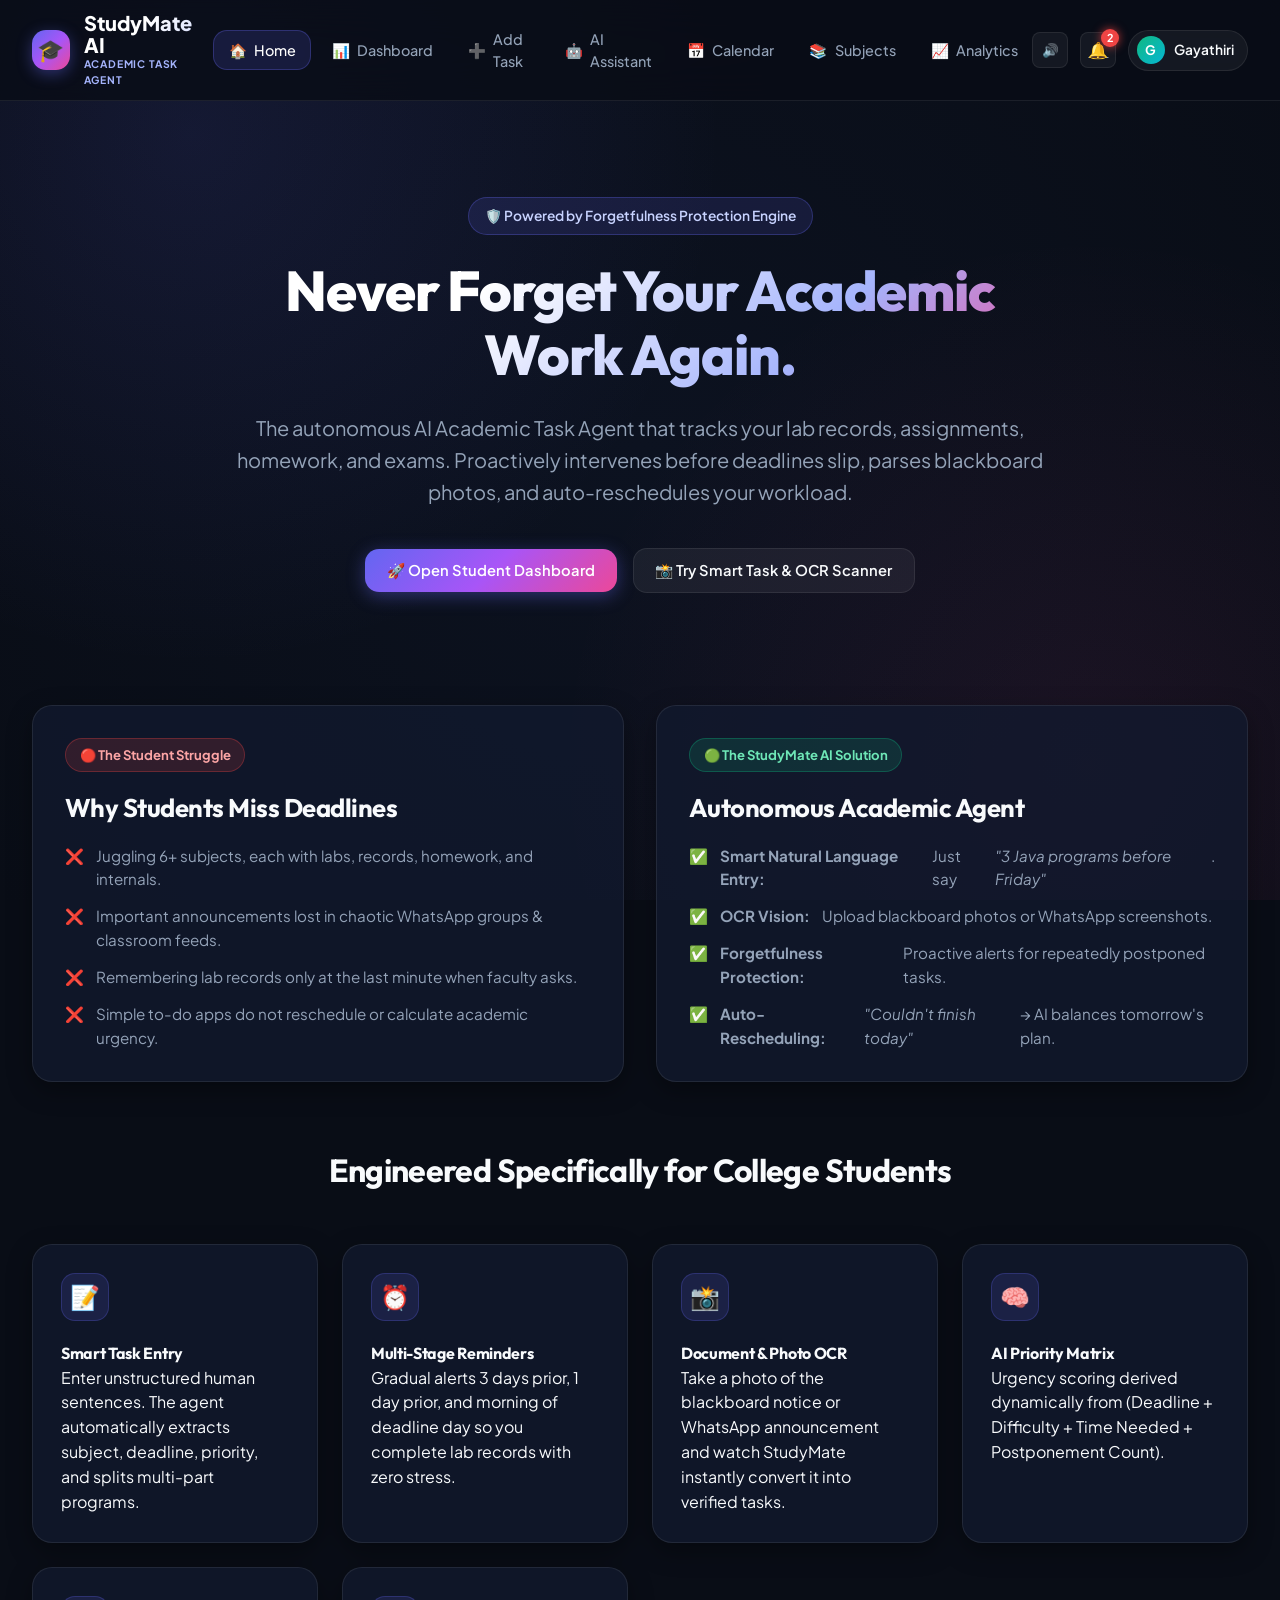
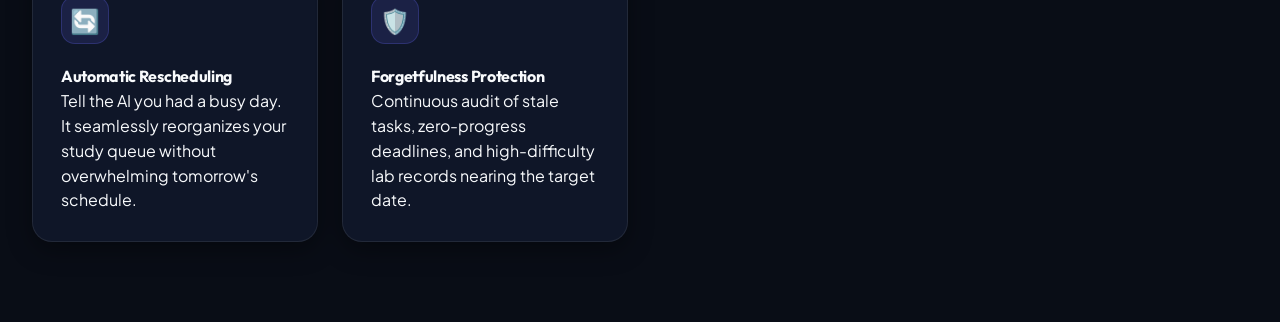
<file: STUDY AGENT AI/StudyMate AI — Never Forget Your Academic Work Again.html>
<!DOCTYPE html>
<!-- saved from url=(0022)http://localhost:8080/ -->
<html lang="en"><head><meta http-equiv="Content-Type" content="text/html; charset=UTF-8">
  
  <meta name="viewport" content="width=device-width, initial-scale=1.0">
  <title>StudyMate AI — Never Forget Your Academic Work Again</title>
  <meta name="description" content="AI Study Reminder &amp; Academic Task Agent for students. Tracks lab records, assignments, homework, exams, and auto-reschedules with forgetfulness protection.">
  <link rel="stylesheet" href="./StudyMate AI — Never Forget Your Academic Work Again_files/style.css">
  <link rel="icon" href="data:image/svg+xml,&lt;svg xmlns=%22http://www.w3.org/2000/svg%22 viewBox=%220 0 100 100%22&gt;&lt;text y=%22.9em%22 font-size=%2290%22&gt;%F0%9F%8E%93&lt;/text&gt;&lt;/svg&gt;">
</head>
<body>

  <!-- Confetti Canvas Particle Overlay -->
  <canvas id="confetti-canvas"></canvas>

  <!-- Interactive Toast Notification Container -->
  <div id="toast-container"></div>

  <!-- Main Navigation Bar -->
  <nav class="navbar" id="app-navbar">
    <a href="http://localhost:8080/#landing" class="nav-brand" id="nav-brand-link">
      <div class="brand-logo-icon">🎓</div>
      <div class="brand-text-col">
        <span class="brand-title">StudyMate AI</span>
        <span class="brand-badge">Academic Task Agent</span>
      </div>
    </a>

    <div class="nav-links-menu" id="nav-menu">
      <a href="http://localhost:8080/#landing" class="nav-link active" data-view="landing" id="nav-item-landing">
        <span>🏠</span> Home
      </a>
      <a href="http://localhost:8080/#dashboard" class="nav-link" data-view="dashboard" id="nav-item-dashboard">
        <span>📊</span> Dashboard
      </a>
      <a href="http://localhost:8080/#add-task" class="nav-link" data-view="add-task" id="nav-item-add-task">
        <span>➕</span> Add Task
      </a>
      <a href="http://localhost:8080/#assistant" class="nav-link" data-view="assistant" id="nav-item-assistant">
        <span>🤖</span> AI Assistant
      </a>
      <a href="http://localhost:8080/#calendar" class="nav-link" data-view="calendar" id="nav-item-calendar">
        <span>📅</span> Calendar
      </a>
      <a href="http://localhost:8080/#subjects" class="nav-link" data-view="subjects" id="nav-item-subjects">
        <span>📚</span> Subjects
      </a>
      <a href="http://localhost:8080/#analytics" class="nav-link" data-view="analytics" id="nav-item-analytics">
        <span>📈</span> Analytics
      </a>
    </div>

    <div class="nav-actions">
      <!-- Sound Toggle -->
      <button class="btn-icon" id="sound-toggle-btn" title="Toggle Sound Chimes">
        <span id="sound-icon" title="Sound Effects Enabled (Click to Mute)">🔊</span>
      </button>

      <!-- Notifications Bell -->
      <a href="http://localhost:8080/#notifications" class="btn-icon notif-bell-btn" id="nav-notif-btn" title="View Notifications">
        <span>🔔</span>
        <span class="nav-badge-bubble" id="nav-notif-badge" style="display: inline-flex;">2</span>
      </a>

      <!-- Student Profile Badge -->
      <div class="user-profile-pill" id="nav-profile-pill" onclick="document.getElementById('profile-modal').classList.add('active')">
        <div class="user-avatar-circle" id="nav-user-avatar">G</div>
        <span class="user-name-text" id="nav-user-name">Gayathiri</span>
      </div>
    </div>
  </nav>

  <!-- Main Content Wrapper -->
  <main class="main-content-container">

    <!-- ========================================================
         VIEW 1: LANDING PAGE & SHOWCASE
         ======================================================== -->
    <section class="app-view active" id="view-landing">
      <div class="landing-hero">
        <div class="hero-tagline-pill">
          <span>🛡️ Powered by Forgetfulness Protection Engine</span>
        </div>
        <h1 class="landing-title">Never Forget Your Academic Work Again.</h1>
        <p class="landing-subtitle">
          The autonomous AI Academic Task Agent that tracks your lab records, assignments, homework, and exams. Proactively intervenes before deadlines slip, parses blackboard photos, and auto-reschedules your workload.
        </p>
        <div class="landing-cta-row">
          <a href="http://localhost:8080/#dashboard" class="btn btn-primary-glow btn-lg" id="btn-hero-launch">
            🚀 Open Student Dashboard
          </a>
          <a href="http://localhost:8080/#add-task" class="btn btn-secondary-ghost btn-lg" id="btn-hero-try-nlp">
            📸 Try Smart Task &amp; OCR Scanner
          </a>
        </div>
      </div>

      <!-- Problem vs Solution Comparison -->
      <div class="problem-solution-grid">
        <div class="prob-sol-card glass-panel">
          <span class="card-header-badge badge-problem">🔴 The Student Struggle</span>
          <h3 class="prob-sol-title">Why Students Miss Deadlines</h3>
          <ul class="prob-sol-list">
            <li><span>❌</span> Juggling 6+ subjects, each with labs, records, homework, and internals.</li>
            <li><span>❌</span> Important announcements lost in chaotic WhatsApp groups &amp; classroom feeds.</li>
            <li><span>❌</span> Remembering lab records only at the last minute when faculty asks.</li>
            <li><span>❌</span> Simple to-do apps do not reschedule or calculate academic urgency.</li>
          </ul>
        </div>

        <div class="prob-sol-card glass-panel">
          <span class="card-header-badge badge-solution">🟢 The StudyMate AI Solution</span>
          <h3 class="prob-sol-title">Autonomous Academic Agent</h3>
          <ul class="prob-sol-list">
            <li><span>✅</span> <strong>Smart Natural Language Entry:</strong> Just say <em>"3 Java programs before Friday"</em>.</li>
            <li><span>✅</span> <strong>OCR Vision:</strong> Upload blackboard photos or WhatsApp screenshots.</li>
            <li><span>✅</span> <strong>Forgetfulness Protection:</strong> Proactive alerts for repeatedly postponed tasks.</li>
            <li><span>✅</span> <strong>Auto-Rescheduling:</strong> <em>"Couldn't finish today"</em> → AI balances tomorrow's plan.</li>
          </ul>
        </div>
      </div>

      <!-- 6 Core Architectural Capabilities -->
      <h2 style="text-align: center; margin: 3rem 0 1.5rem; font-size: 2rem;">Engineered Specifically for College Students</h2>
      <div class="landing-features-grid">
        <div class="feat-item-card glass-panel">
          <div class="feat-icon-box">📝</div>
          <h4>Smart Task Entry</h4>
          <p class="text-muted">Enter unstructured human sentences. The agent automatically extracts subject, deadline, priority, and splits multi-part programs.</p>
        </div>
        <div class="feat-item-card glass-panel">
          <div class="feat-icon-box">⏰</div>
          <h4>Multi-Stage Reminders</h4>
          <p class="text-muted">Gradual alerts 3 days prior, 1 day prior, and morning of deadline day so you complete lab records with zero stress.</p>
        </div>
        <div class="feat-item-card glass-panel">
          <div class="feat-icon-box">📸</div>
          <h4>Document &amp; Photo OCR</h4>
          <p class="text-muted">Take a photo of the blackboard notice or WhatsApp announcement and watch StudyMate instantly convert it into verified tasks.</p>
        </div>
        <div class="feat-item-card glass-panel">
          <div class="feat-icon-box">🧠</div>
          <h4>AI Priority Matrix</h4>
          <p class="text-muted">Urgency scoring derived dynamically from (Deadline + Difficulty + Time Needed + Postponement Count).</p>
        </div>
        <div class="feat-item-card glass-panel">
          <div class="feat-icon-box">🔄</div>
          <h4>Automatic Rescheduling</h4>
          <p class="text-muted">Tell the AI you had a busy day. It seamlessly reorganizes your study queue without overwhelming tomorrow's schedule.</p>
        </div>
        <div class="feat-item-card glass-panel">
          <div class="feat-icon-box">🛡️</div>
          <h4>Forgetfulness Protection</h4>
          <p class="text-muted">Continuous audit of stale tasks, zero-progress deadlines, and high-difficulty lab records nearing the target date.</p>
        </div>
      </div>
    </section>

    <!-- ========================================================
         VIEW 2: MAIN STUDENT DASHBOARD
         ======================================================== -->
    <section class="app-view" id="view-dashboard">
      <!-- Greeting Header -->
      <div class="dash-header-section">
        <div>
          <h1 class="dash-welcome-title" id="dash-greeting">Good Morning, Gayathiri! 👋</h1>
          <p class="dash-meta-sub" id="dash-student-meta">B.Tech Computer Science &amp; Engineering • 3rd Year, Sec A</p>
        </div>
        <div class="dash-header-actions">
          <button class="btn btn-secondary-ghost" onclick="window.app.openWhatsAppModal()">
            <span>💬</span> Test WhatsApp Alert
          </button>
          <a href="http://localhost:8080/#add-task" class="btn btn-primary-glow" id="btn-dash-add-task">
            <span>➕</span> Add New Task
          </a>
        </div>
      </div>

      <!-- Quick Natural Language Entry on Dashboard -->
      <div class="dash-quick-input-card glass-panel">
        <div class="quick-input-header">
          <span class="quick-input-title"><span>⚡</span> Quick AI Task Entry</span>
          <span style="font-size: 0.8rem; color: var(--text-muted);">Natural Language Parser Active</span>
        </div>
        <form class="quick-input-form" onsubmit="event.preventDefault(); const val = document.getElementById('dash-quick-text').value; if(val){ const p = window.smartNLP.parse(val); window.app.renderParsedStagingTable(p); window.location.hash='add-task'; }">
          <input type="text" id="dash-quick-text" class="quick-text-field" placeholder="E.g., Tomorrow I have to submit my DBMS lab record...">
          <button type="submit" class="btn btn-primary-glow">Process with AI</button>
        </form>
        <div class="quick-chips-row">
          <span class="chip-label">Try asking:</span>
          <span class="quick-chip" onclick="document.getElementById('dash-quick-text').value='Tomorrow I have to submit my DBMS lab record';">"Tomorrow I have to submit DBMS lab record"</span>
          <span class="quick-chip" onclick="document.getElementById('dash-quick-text').value='I have to complete 3 Java programs before Friday';">"3 Java programs before Friday"</span>
          <span class="quick-chip" onclick="document.getElementById('dash-quick-text').value='Maths classwork assignment due Wednesday evening';">"Maths assignment due Wednesday"</span>
        </div>
      </div>

      <!-- Urgency KPI Row -->
      <div class="kpi-row">
        <div class="kpi-card glass-panel kpi-urgent">
          <div class="kpi-top-meta">
            <span class="kpi-label">DUE TODAY</span>
            <span class="kpi-icon">🔴</span>
          </div>
          <div class="kpi-val" id="stat-due-today">2</div>
          <div class="kpi-subtext">Immediate action required today</div>
        </div>

        <div class="kpi-card glass-panel kpi-warning">
          <div class="kpi-top-meta">
            <span class="kpi-label">DUE THIS WEEK</span>
            <span class="kpi-icon">🟠</span>
          </div>
          <div class="kpi-val" id="stat-due-week">5</div>
          <div class="kpi-subtext">Lab records &amp; assignments in pipeline</div>
        </div>

        <div class="kpi-card glass-panel kpi-success">
          <div class="kpi-top-meta">
            <span class="kpi-label">TASKS COMPLETED</span>
            <span class="kpi-icon">🟢</span>
          </div>
          <div class="kpi-val" id="stat-completed">4</div>
          <div class="kpi-subtext">Verified academic submissions</div>
        </div>
      </div>

      <!-- Proactive Forgetfulness Protection Banner -->
      <div id="dash-forgetfulness-container"></div>

      <!-- Tasks Feeds Split -->
      <div class="dash-tasks-grid">
        <!-- Today's Priority Lane -->
        <div class="feed-column">
          <div class="feed-column-header">
            <h3 class="feed-column-title"><span>🎯</span> Focus Queue: Today</h3>
            <span class="badge-priority-critical" style="font-size: 0.75rem; padding: 0.2rem 0.6rem; border-radius: var(--radius-full);">High Urgency</span>
          </div>
          <div class="tasks-list-stack" id="dash-today-tasks"></div>
        </div>

        <!-- Upcoming Lane -->
        <div class="feed-column">
          <div class="feed-column-header">
            <h3 class="feed-column-title"><span>⏳</span> Upcoming Deadlines</h3>
            <span class="badge-priority-medium" style="font-size: 0.75rem; padding: 0.2rem 0.6rem; border-radius: var(--radius-full);">Next 7 Days</span>
          </div>
          <div class="tasks-list-stack" id="dash-upcoming-tasks"></div>
        </div>
      </div>
    </section>

    <!-- ========================================================
         VIEW 3: ADD TASK STUDIO (NLP & OCR)
         ======================================================== -->
    <section class="app-view" id="view-add-task">
      <div style="margin-bottom: 2rem;">
        <h1 style="font-size: 2.2rem; margin-bottom: 0.5rem;">Smart Task Studio</h1>
        <p class="text-muted">Natural language understanding &amp; photo OCR extraction powered by StudyMate AI.</p>
      </div>

      <!-- Tab Switcher -->
      <div class="add-studio-tabs-row">
        <button class="studio-tab-btn active" id="tab-btn-nlp" onclick="document.querySelectorAll('.studio-tab-btn').forEach(b=&gt;b.classList.remove('active')); this.classList.add('active'); document.querySelectorAll('.studio-panel').forEach(p=&gt;p.classList.remove('active')); document.getElementById('panel-nlp').classList.add('active');">
          <span>⚡</span> Smart NLP Task Entry
        </button>
        <button class="studio-tab-btn" id="tab-btn-ocr" onclick="document.querySelectorAll('.studio-tab-btn').forEach(b=&gt;b.classList.remove('active')); this.classList.add('active'); document.querySelectorAll('.studio-panel').forEach(p=&gt;p.classList.remove('active')); document.getElementById('panel-ocr').classList.add('active'); window.app.selectOcrPreset('blackboard');">
          <span>📸</span> Screenshot / Document OCR Vision
        </button>
      </div>

      <!-- Tab 1: Natural Language Entry Panel -->
      <div class="studio-panel active" id="panel-nlp">
        <div class="nlp-prompt-card glass-panel">
          <h3 style="font-size: 1.4rem; margin-bottom: 0.5rem;">Enter Tasks Naturally</h3>
          <p class="text-muted" style="font-size: 0.95rem;">Type anything like <em>"I have to complete 3 Java programs before Friday"</em> or <em>"Tomorrow I have to submit DBMS lab record"</em>. StudyMate extracts subjects, dates, priorities, and decomposes subtasks.</p>

          <form id="nlp-entry-form">
            <div class="nlp-input-wrapper">
              <textarea id="nlp-task-input" class="nlp-textarea" placeholder="Type your academic task statement here..."></textarea>
            </div>
            <div style="display: flex; justify-content: flex-end; gap: 1rem;">
              <button type="button" class="btn btn-secondary-ghost" onclick="document.getElementById('nlp-task-input').value=''">Clear</button>
              <button type="submit" class="btn btn-primary-glow">Parse &amp; Extract Tasks 🤖</button>
            </div>
          </form>

          <div class="nlp-examples-box">
            <div class="nlp-examples-title">💡 Ready-to-Test Academic Examples (Click any):</div>
            <div class="nlp-examples-grid">
              <span class="nlp-sample-chip" onclick="document.getElementById('nlp-task-input').value='Tomorrow I have to submit my DBMS lab record.'; document.getElementById('nlp-entry-form').dispatchEvent(new Event('submit'));">
                "Tomorrow I have to submit my DBMS lab record."
              </span>
              <span class="nlp-sample-chip" onclick="document.getElementById('nlp-task-input').value='I have to complete 3 Java programs before Friday.'; document.getElementById('nlp-entry-form').dispatchEvent(new Event('submit'));">
                "I have to complete 3 Java programs before Friday."
              </span>
              <span class="nlp-sample-chip" onclick="document.getElementById('nlp-task-input').value='Complete Experiment 5 and 6 in DBMS record and submit on Wednesday 10 AM.'; document.getElementById('nlp-entry-form').dispatchEvent(new Event('submit'));">
                "Complete Exp 5 &amp; 6 in DBMS record on Wednesday 10 AM"
              </span>
              <span class="nlp-sample-chip" onclick="document.getElementById('nlp-task-input').value='Study for Operating Systems internal exam on next Monday morning.'; document.getElementById('nlp-entry-form').dispatchEvent(new Event('submit'));">
                "OS internal exam on next Monday morning"
              </span>
            </div>
          </div>
        </div>

        <!-- Live Parsed Staging Output -->
        <div id="nlp-parsed-results"></div>
      </div>

      <!-- Tab 2: Vision & OCR Panel -->
      <div class="studio-panel" id="panel-ocr">
        <div class="ocr-studio-split">
          <!-- Upload & Preview Card -->
          <div class="ocr-upload-card glass-panel">
            <h3 style="font-size: 1.35rem; margin-bottom: 0.5rem;">Classroom Photo / Screenshot OCR</h3>
            <p class="text-muted" style="font-size: 0.88rem;">Select a realistic university blackboard notice or WhatsApp announcement, or upload your own file.</p>

            <div class="ocr-sample-presets">
              <span class="chip-label">Test with University Samples:</span>
              <div class="ocr-presets-buttons">
                <button type="button" class="btn btn-sm btn-secondary-ghost" id="sample-btn-blackboard">
                  🏫 Blackboard Notice
                </button>
                <button type="button" class="btn btn-sm btn-secondary-ghost" id="sample-btn-whatsapp">
                  📱 WhatsApp Announcement
                </button>
              </div>
            </div>

            <div style="margin: 1.25rem 0;">
              <label class="btn btn-sm btn-primary-glow" style="cursor: pointer; display: inline-flex;">
                📁 Upload Custom Image / Screenshot
                <input type="file" id="ocr-file-upload" accept="image/*,.pdf" style="display: none;">
              </label>
            </div>

            <!-- Preview Frame with Laser Scanner Animation -->
            <div class="ocr-preview-container">
              <img id="ocr-preview-img" class="ocr-preview-image" src="./StudyMate AI — Never Forget Your Academic Work Again_files/sample_blackboard.jpg" alt="Classroom Notice">
              <div class="ocr-laser-overlay" id="ocr-laser-overlay"></div>
            </div>

            <div class="ocr-status-message" id="ocr-status-text">
              ✅ Academic text extracted (99.4% confidence)
            </div>
          </div>

          <!-- Structured Extracted Results Card -->
          <div id="ocr-result-card"></div>
        </div>
      </div>
    </section>

    <!-- ========================================================
         VIEW 4: AI STUDY ASSISTANT (CHAT COPILOT)
         ======================================================== -->
    <section class="app-view" id="view-assistant">
      <div class="assistant-container">
        <!-- Assistant Sidebar with Quick Action Chips -->
        <div class="assistant-sidebar glass-panel">
          <div class="assistant-copilot-badge">
            <div class="copilot-avatar">🤖</div>
            <div>
              <h3 style="font-size: 1.15rem;">StudyMate Agent</h3>
              <span style="font-size: 0.78rem; color: #10b981; font-weight: 700;">● Online &amp; Monitoring</span>
            </div>
          </div>

          <div>
            <div style="font-size: 0.82rem; font-weight: 700; color: var(--text-muted); text-transform: uppercase; margin-bottom: 0.75rem;">
              Suggested Interactions
            </div>
            <div class="sidebar-prompt-pills">
              <button class="sidebar-pill-btn" onclick="window.app.sendChatMessage('What do I need to finish today?')">
                🔴 What do I need to finish today?
              </button>
              <button class="sidebar-pill-btn" onclick="window.app.sendChatMessage('I couldn\'t complete my DBMS record today.')">
                🔄 "I couldn't finish DBMS record today" (Auto-Reschedule)
              </button>
              <button class="sidebar-pill-btn" onclick="window.app.sendChatMessage('What should I do right now to avoid cramming?')">
                🎯 What should I do right now?
              </button>
              <button class="sidebar-pill-btn" onclick="window.app.sendChatMessage('Show my forgetfulness warnings and postponed tasks')">
                ⚠️ Show forgetfulness warnings
              </button>
              <button class="sidebar-pill-btn" onclick="window.app.sendChatMessage('Break down my DBMS record into 4 steps')">
                📑 Break down DBMS record into steps
              </button>
            </div>
          </div>

          <div style="margin-top: auto; padding: 1rem; background: rgba(99, 102, 241, 0.1); border-radius: var(--radius-md); border: 1px solid rgba(99, 102, 241, 0.25);">
            <div style="font-size: 0.82rem; font-weight: 700; color: #c7d2fe; margin-bottom: 0.25rem;">💡 Proactive Rescheduling</div>
            <p style="font-size: 0.78rem; color: var(--text-muted); line-height: 1.4;">
              If you fall behind, just tell StudyMate. The agent immediately pushes the deadline and rebalances your week.
            </p>
          </div>
        </div>

        <!-- Chat Conversation Window -->
        <div class="chat-window glass-panel">
          <div class="chat-window-header">
            <div class="chat-header-title">
              <span class="agent-status-dot"></span>
              <span>StudyMate Academic Copilot</span>
            </div>
            <button class="btn btn-sm btn-secondary-ghost" onclick="window.store.state.chatHistory = []; document.getElementById('chat-messages-container').innerHTML=''; window.app.sendChatMessage('Hello StudyMate!');">
              🔄 Clear Chat
            </button>
          </div>

          <div class="chat-messages-container" id="chat-messages-container">
            <div class="chat-bubble chat-ai">
              <div class="chat-avatar ai-avatar">🤖</div>
              <div class="chat-body">
                <div class="chat-meta">StudyMate Agent • 10:00 AM</div>
                <div class="chat-text">
                  Good day Gayathiri! 👋 I am StudyMate, your Academic Task Agent. I'm actively monitoring your semester deadlines.
                  <br><br>
                  You have <strong>2 tasks due today</strong> (including your <strong>DBMS Lab Record</strong>). What would you like to focus on right now?
                </div>
                <div class="chat-actions-row">
                  <button class="chat-act-btn" onclick="window.app.sendChatMessage('What do I need to finish today?')">Check Today's Work 🔴</button>
                  <button class="chat-act-btn" onclick="window.app.sendChatMessage('I couldn\'t complete my DBMS record today.')">Auto-Reschedule DBMS 🔄</button>
                </div>
              </div>
            </div>
          </div>

          <div class="chat-input-bar">
            <input type="text" id="chat-input" class="chat-input-field" placeholder="Ask your agent: 'What should I do next?' or 'Reschedule my Java assignment'...">
            <button class="btn btn-primary-glow" id="chat-send-btn">
              <span>Send</span> 🚀
            </button>
          </div>
        </div>
      </div>
    </section>

    <!-- ========================================================
         VIEW 5: ACADEMIC CALENDAR
         ======================================================== -->
    <section class="app-view" id="view-calendar">
      <div class="calendar-controls-bar">
        <div class="cal-nav-group">
          <h2 class="cal-month-title" id="calendar-month-year">October 2026</h2>
          <button class="btn-icon" id="cal-btn-prev" title="Previous Month">◀</button>
          <button class="btn-icon" id="cal-btn-today" title="Go to Today">Today</button>
          <button class="btn-icon" id="cal-btn-next" title="Next Month">▶</button>
        </div>

        <div class="cal-filters-group">
          <select id="cal-filter-subject" class="form-select" onchange="window.academicCalendar.setSubjectFilter(this.value)">
            <option value="all">All Subjects</option>
            <option value="DBMS">DBMS</option>
            <option value="Java Programming">Java Programming</option>
            <option value="Mathematics III">Mathematics III</option>
            <option value="Operating Systems">Operating Systems</option>
            <option value="Computer Networks">Computer Networks</option>
          </select>

          <select id="cal-filter-type" class="form-select" onchange="window.academicCalendar.setTypeFilter(this.value)">
            <option value="all">All Task Types</option>
            <option value="lab">🧪 Lab Records</option>
            <option value="assignment">📝 Assignments</option>
            <option value="homework">📚 Homework</option>
            <option value="classwork">📖 Classwork</option>
            <option value="exam">🎯 Exams</option>
          </select>
        </div>
      </div>

      <div class="calendar-table-wrap glass-panel">
        <div class="cal-weekdays-row">
          <span>Sun</span><span>Mon</span><span>Tue</span><span>Wed</span><span>Thu</span><span>Fri</span><span>Sat</span>
        </div>
        <div class="calendar-grid" id="calendar-grid"></div>
      </div>
    </section>

    <!-- ========================================================
         VIEW 6: SUBJECTS DIRECTORY & TREE VIEW
         ======================================================== -->
    <section class="app-view" id="view-subjects">
      <div style="display: flex; align-items: center; justify-content: space-between; margin-bottom: 2rem;">
        <div>
          <h1 style="font-size: 2.2rem; margin-bottom: 0.5rem;">Academic Subjects</h1>
          <p class="text-muted">Hierarchical breakdown of assignments, lab records, and syllabus milestones per subject.</p>
        </div>
        <button class="btn btn-primary-glow" onclick="document.getElementById('new-subject-modal').classList.add('active')">
          <span>➕</span> Add New Subject
        </button>
      </div>

      <div class="subjects-grid-layout" id="subjects-tree-container"></div>
    </section>

    <!-- ========================================================
         VIEW 7: PRODUCTIVITY ANALYTICS & AI INSIGHTS
         ======================================================== -->
    <section class="app-view" id="view-analytics">
      <div style="margin-bottom: 2rem;">
        <h1 style="font-size: 2.2rem; margin-bottom: 0.5rem;">Student Productivity Analytics</h1>
        <p class="text-muted">Visual metrics, category completion rates, and AI-generated cognitive habit recommendations.</p>
      </div>

      <div id="analytics-content"></div>
    </section>

    <!-- ========================================================
         VIEW 8: NOTIFICATION & FORGETFULNESS PROTECTION CENTER
         ======================================================== -->
    <section class="app-view" id="view-notifications">
      <div class="notif-view-header">
        <div>
          <h1 style="font-size: 2.2rem; margin-bottom: 0.5rem;">Academic Notification Center</h1>
          <p class="text-muted">Multi-stage reminders: 3-days prior, 1-day prior, and morning of deadline.</p>
        </div>
        <div style="display: flex; gap: 0.75rem;">
          <button class="btn btn-secondary-ghost" onclick="window.app.openWhatsAppModal()">
            <span>💬</span> WhatsApp Preview
          </button>
          <button class="btn btn-primary-glow" onclick="window.store.markAllNotificationsRead(); window.app.renderNotifications(); window.app.showToast('✅ All Read', 'Notifications marked as read.', 'info');">
            Mark All Read
          </button>
        </div>
      </div>

      <div class="notif-full-stack" id="notifications-full-list"></div>
    </section>

  </main>

  <!-- ========================================================
       MODALS & OVERLAYS
       ======================================================== -->

  <!-- 1. Reschedule Modal -->
  <div class="modal-overlay" id="reschedule-modal">
    <div class="modal-card">
      <div class="modal-header">
        <h3 style="font-size: 1.25rem;">🔄 Reschedule Academic Task</h3>
        <button class="modal-close-btn" onclick="document.getElementById('reschedule-modal').classList.remove('active')">×</button>
      </div>
      <div class="modal-body">
        <input type="hidden" id="resched-task-id">
        <p style="margin-bottom: 1rem; color: var(--text-muted);">
          Task: <strong id="resched-task-title" style="color: #fff;"></strong>
        </p>
        <div style="margin-bottom: 1.5rem;">
          <label style="display: block; font-size: 0.85rem; font-weight: 600; margin-bottom: 0.5rem;">New Target Deadline &amp; Time</label>
          <input type="datetime-local" id="resched-date-input" class="form-input">
        </div>
        <p style="font-size: 0.82rem; color: #f59e0b; background: rgba(245, 158, 11, 0.1); padding: 0.75rem; border-radius: var(--radius-sm);">
          ⚠️ StudyMate will update your urgency index and calibrate your Forgetfulness Protection alerts.
        </p>
      </div>
      <div class="modal-footer">
        <button class="btn btn-secondary-ghost" onclick="document.getElementById('reschedule-modal').classList.remove('active')">Cancel</button>
        <button class="btn btn-primary-glow" onclick="window.app.confirmReschedule()">Save &amp; Optimize Schedule</button>
      </div>
    </div>
  </div>

  <!-- 2. Task Details Modal -->
  <div class="modal-overlay" id="task-detail-modal">
    <div class="modal-card">
      <div class="modal-header">
        <h3 id="detail-task-title" style="font-size: 1.25rem;"></h3>
        <button class="modal-close-btn" onclick="document.getElementById('task-detail-modal').classList.remove('active')">×</button>
      </div>
      <div class="modal-body">
        <div style="display: grid; grid-template-columns: 1fr 1fr; gap: 1rem; margin-bottom: 1.5rem;">
          <div>
            <span style="font-size: 0.78rem; color: var(--text-subtle);">SUBJECT</span>
            <div id="detail-task-subj" style="font-weight: 700; color: #c7d2fe;"></div>
          </div>
          <div>
            <span style="font-size: 0.78rem; color: var(--text-subtle);">TASK TYPE</span>
            <div id="detail-task-type" style="font-weight: 700;"></div>
          </div>
          <div>
            <span style="font-size: 0.78rem; color: var(--text-subtle);">DEADLINE</span>
            <div id="detail-task-deadline" style="font-weight: 700; color: #fca5a5;"></div>
          </div>
          <div>
            <span style="font-size: 0.78rem; color: var(--text-subtle);">AI PRIORITY</span>
            <div id="detail-task-priority" style="font-weight: 700;"></div>
          </div>
          <div>
            <span style="font-size: 0.78rem; color: var(--text-subtle);">ESTIMATED TIME</span>
            <div id="detail-task-time" style="font-weight: 700;"></div>
          </div>
          <div>
            <span style="font-size: 0.78rem; color: var(--text-subtle);">POSTPONED</span>
            <div id="detail-task-postponed" style="font-weight: 700;"></div>
          </div>
        </div>
        <div>
          <span style="font-size: 0.78rem; color: var(--text-subtle);">SUBMISSION DETAILS / NOTES</span>
          <p id="detail-task-notes" style="font-size: 0.9rem; color: var(--text-muted); margin-top: 0.35rem; line-height: 1.5;"></p>
        </div>
      </div>
      <div class="modal-footer" id="detail-modal-actions"></div>
    </div>
  </div>

  <!-- 3. Day Inspector Modal (From Calendar) -->
  <div class="modal-overlay" id="day-inspector-modal">
    <div class="modal-card">
      <div class="modal-header">
        <div>
          <span style="font-size: 0.78rem; color: var(--text-subtle);">CALENDAR INSPECTOR</span>
          <h3 id="day-inspect-date" style="font-size: 1.25rem;"></h3>
        </div>
        <button class="modal-close-btn" onclick="document.getElementById('day-inspector-modal').classList.remove('active')">×</button>
      </div>
      <div class="modal-body">
        <div id="day-inspect-task-list" class="tasks-list-stack"></div>
      </div>
      <div class="modal-footer">
        <button class="btn btn-primary-glow" onclick="document.getElementById('day-inspector-modal').classList.remove('active'); window.location.hash='add-task';">
          ➕ Add Task for this Date
        </button>
      </div>
    </div>
  </div>

  <!-- 4. Student Profile / Onboarding Modal -->
  <div class="modal-overlay" id="profile-modal">
    <div class="modal-card">
      <div class="modal-header">
        <h3 style="font-size: 1.25rem;">🎓 Student Profile &amp; Credentials</h3>
        <button class="modal-close-btn" onclick="document.getElementById('profile-modal').classList.remove('active')">×</button>
      </div>
      <form id="profile-form">
        <div class="modal-body">
          <div style="display: grid; grid-template-columns: 1fr 1fr; gap: 1rem; margin-bottom: 1rem;">
            <div>
              <label style="display: block; font-size: 0.82rem; margin-bottom: 0.35rem;">Student Name</label>
              <input type="text" id="prof-name" class="form-input" value="Gayathiri" required="">
            </div>
            <div>
              <label style="display: block; font-size: 0.82rem; margin-bottom: 0.35rem;">College / University</label>
              <input type="text" id="prof-college" class="form-input" value="National Institute of Technology" required="">
            </div>
          </div>
          <div style="display: grid; grid-template-columns: 1fr 1fr 1fr; gap: 1rem; margin-bottom: 1rem;">
            <div>
              <label style="display: block; font-size: 0.82rem; margin-bottom: 0.35rem;">Department</label>
              <input type="text" id="prof-dept" class="form-input" value="Computer Science &amp; Engineering" required="">
            </div>
            <div>
              <label style="display: block; font-size: 0.82rem; margin-bottom: 0.35rem;">Year</label>
              <input type="text" id="prof-year" class="form-input" value="3rd Year" required="">
            </div>
            <div>
              <label style="display: block; font-size: 0.82rem; margin-bottom: 0.35rem;">Section</label>
              <input type="text" id="prof-section" class="form-input" value="A" required="">
            </div>
          </div>
        </div>
        <div class="modal-footer">
          <button type="button" class="btn btn-secondary-ghost" onclick="document.getElementById('profile-modal').classList.remove('active')">Cancel</button>
          <button type="submit" class="btn btn-primary-glow">Save Profile</button>
        </div>
      </form>
    </div>
  </div>

  <!-- 5. New Subject Modal -->
  <div class="modal-overlay" id="new-subject-modal">
    <div class="modal-card">
      <div class="modal-header">
        <h3 style="font-size: 1.25rem;">📚 Add Academic Course</h3>
        <button class="modal-close-btn" onclick="document.getElementById('new-subject-modal').classList.remove('active')">×</button>
      </div>
      <form onsubmit="event.preventDefault(); const name=document.getElementById('new-subj-name').value; const code=document.getElementById('new-subj-code').value; const icon=document.getElementById('new-subj-icon').value; const faculty=document.getElementById('new-subj-faculty').value; if(name){ window.store.addSubject({name, code, icon, faculty}); document.getElementById('new-subject-modal').classList.remove('active'); window.app.renderSubjects(); window.app.showToast('✅ Subject Added', `${name} registered.`, 'success'); }">
        <div class="modal-body">
          <div style="margin-bottom: 1rem;">
            <label style="display: block; font-size: 0.82rem; margin-bottom: 0.35rem;">Subject Name</label>
            <input type="text" id="new-subj-name" class="form-input" placeholder="E.g., Artificial Intelligence" required="">
          </div>
          <div style="display: grid; grid-template-columns: 1fr 1fr; gap: 1rem; margin-bottom: 1rem;">
            <div>
              <label style="display: block; font-size: 0.82rem; margin-bottom: 0.35rem;">Course Code</label>
              <input type="text" id="new-subj-code" class="form-input" placeholder="CS305">
            </div>
            <div>
              <label style="display: block; font-size: 0.82rem; margin-bottom: 0.35rem;">Emoji Icon</label>
              <input type="text" id="new-subj-icon" class="form-input" value="🧠">
            </div>
          </div>
          <div style="margin-bottom: 1rem;">
            <label style="display: block; font-size: 0.82rem; margin-bottom: 0.35rem;">Faculty / Professor</label>
            <input type="text" id="new-subj-faculty" class="form-input" placeholder="Dr. Sundar">
          </div>
        </div>
        <div class="modal-footer">
          <button type="button" class="btn btn-secondary-ghost" onclick="document.getElementById('new-subject-modal').classList.remove('active')">Cancel</button>
          <button type="submit" class="btn btn-primary-glow">Save Course</button>
        </div>
      </form>
    </div>
  </div>

  <!-- 6. Realistic WhatsApp Smartphone Dispatch Preview Modal -->
  <div class="modal-overlay" id="whatsapp-preview-modal">
    <div class="modal-card" style="background: transparent; border: none; box-shadow: none; max-width: 400px;">
      <div class="phone-mockup-frame">
        <div class="phone-status-bar">
          <span>10:14 AM</span>
          <span>📶 5G  🔋 94%</span>
        </div>
        <div class="whatsapp-chat-header">
          <button onclick="document.getElementById('whatsapp-preview-modal').classList.remove('active')" style="background:none; border:none; color:#8696a0; font-size:1.2rem; cursor:pointer;">←</button>
          <div class="whatsapp-avatar">🎓</div>
          <div style="flex: 1;">
            <div style="font-weight: 700; font-size: 0.95rem;">StudyMate Agent</div>
            <div style="font-size: 0.72rem; color: #8696a0;">Official Academic Dispatch</div>
          </div>
        </div>
        <div class="whatsapp-chat-area">
          <div class="whatsapp-bubble" id="whatsapp-bubble-content"></div>
        </div>
        <div style="padding: 0.75rem 1rem; background: #1f2c34; display: flex; gap: 0.5rem; justify-content: center;">
          <button class="btn btn-sm btn-primary-glow" onclick="document.getElementById('whatsapp-preview-modal').classList.remove('active'); window.location.hash='dashboard';">
            Open in Dashboard
          </button>
        </div>
      </div>
    </div>
  </div>

  <!-- Core JavaScript Modules -->
  <script src="./StudyMate AI — Never Forget Your Academic Work Again_files/audio.js.download"></script>
  <script src="./StudyMate AI — Never Forget Your Academic Work Again_files/store.js.download"></script>
  <script src="./StudyMate AI — Never Forget Your Academic Work Again_files/nlp.js.download"></script>
  <script src="./StudyMate AI — Never Forget Your Academic Work Again_files/ocr.js.download"></script>
  <script src="./StudyMate AI — Never Forget Your Academic Work Again_files/ai-assistant.js.download"></script>
  <script src="./StudyMate AI — Never Forget Your Academic Work Again_files/calendar.js.download"></script>
  <script src="./StudyMate AI — Never Forget Your Academic Work Again_files/analytics.js.download"></script>
  <script src="./StudyMate AI — Never Forget Your Academic Work Again_files/main.js.download"></script>



</body></html>
</file>
<file: STUDY AGENT AI/css/style.css>
/* StudyMate AI - Ultra-Premium Design System & Aesthetics */
@import url('https://fonts.googleapis.com/css2?family=Outfit:wght@400;500;600;700;800&family=Plus+Jakarta+Sans:wght@300;400;500;600;700&family=JetBrains+Mono:wght@400;500&display=swap');

:root {
  --bg-main: #090d16;
  --bg-secondary: #0f1629;
  --bg-card: rgba(18, 26, 47, 0.75);
  --bg-card-hover: rgba(26, 38, 68, 0.85);
  --glass-bg: rgba(15, 23, 42, 0.65);
  --glass-border: rgba(255, 255, 255, 0.08);
  --glass-border-glow: rgba(99, 102, 241, 0.35);

  --accent-primary: #6366f1;
  --accent-primary-hover: #4f46e5;
  --accent-gradient: linear-gradient(135deg, #6366f1 0%, #a855f7 50%, #ec4899 100%);
  --accent-glow: 0 0 25px rgba(99, 102, 241, 0.35);

  --accent-emerald: #10b981;
  --accent-amber: #f59e0b;
  --accent-crimson: #ef4444;
  --accent-cyan: #06b6d4;
  --accent-purple: #8b5cf6;

  --text-main: #f8fafc;
  --text-muted: #94a3b8;
  --text-subtle: #64748b;

  --radius-sm: 8px;
  --radius-md: 14px;
  --radius-lg: 20px;
  --radius-full: 9999px;

  --shadow-sm: 0 2px 8px rgba(0, 0, 0, 0.2);
  --shadow-md: 0 8px 24px rgba(0, 0, 0, 0.35);
  --shadow-glow: 0 10px 35px -5px rgba(99, 102, 241, 0.25);

  --transition-fast: 0.18s ease;
  --transition-normal: 0.28s cubic-bezier(0.16, 1, 0.3, 1);
}

* {
  margin: 0;
  padding: 0;
  box-sizing: border-box;
}

body {
  font-family: 'Plus Jakarta Sans', -apple-system, BlinkMacSystemFont, sans-serif;
  background-color: var(--bg-main);
  background-image: 
    radial-gradient(circle at 15% 15%, rgba(99, 102, 241, 0.12) 0%, transparent 40%),
    radial-gradient(circle at 85% 85%, rgba(236, 72, 153, 0.08) 0%, transparent 40%),
    radial-gradient(circle at 50% 50%, rgba(15, 23, 42, 0.5) 0%, transparent 100%);
  background-attachment: fixed;
  color: var(--text-main);
  min-height: 100vh;
  overflow-x: hidden;
  line-height: 1.55;
  -webkit-font-smoothing: antialiased;
}

/* Confetti Canvas Overlay */
#confetti-canvas {
  position: fixed;
  top: 0;
  left: 0;
  width: 100vw;
  height: 100vh;
  pointer-events: none;
  z-index: 9999;
}

/* Glass panel utility */
.glass-panel {
  background: var(--bg-card);
  backdrop-filter: blur(16px);
  -webkit-backdrop-filter: blur(16px);
  border: 1px solid var(--glass-border);
  border-radius: var(--radius-lg);
  box-shadow: var(--shadow-md);
  transition: transform var(--transition-normal), border-color var(--transition-normal), box-shadow var(--transition-normal);
}

.glass-panel:hover {
  border-color: rgba(255, 255, 255, 0.15);
}

/* Typography Headings */
h1, h2, h3, h4, h5 {
  font-family: 'Outfit', sans-serif;
  color: var(--text-main);
  letter-spacing: -0.02em;
}

/* Buttons */
.btn {
  display: inline-flex;
  align-items: center;
  justify-content: center;
  gap: 0.5rem;
  padding: 0.65rem 1.35rem;
  font-family: 'Plus Jakarta Sans', sans-serif;
  font-weight: 600;
  font-size: 0.92rem;
  border-radius: var(--radius-md);
  border: none;
  cursor: pointer;
  transition: all var(--transition-normal);
  text-decoration: none;
}

.btn-primary-glow {
  background: var(--accent-gradient);
  color: #fff;
  box-shadow: 0 4px 18px rgba(99, 102, 241, 0.4);
}

.btn-primary-glow:hover {
  transform: translateY(-2px);
  box-shadow: 0 6px 24px rgba(99, 102, 241, 0.55);
}

.btn-secondary-ghost {
  background: rgba(255, 255, 255, 0.06);
  border: 1px solid var(--glass-border);
  color: var(--text-main);
}

.btn-secondary-ghost:hover {
  background: rgba(255, 255, 255, 0.12);
  border-color: rgba(255, 255, 255, 0.2);
}

.btn-urgent-glow {
  background: linear-gradient(135deg, #ef4444, #f97316);
  color: #fff;
  box-shadow: 0 4px 16px rgba(239, 68, 68, 0.4);
}

.btn-urgent-glow:hover {
  transform: translateY(-2px);
  box-shadow: 0 6px 22px rgba(239, 68, 68, 0.55);
}

.btn-danger-ghost {
  background: rgba(239, 68, 68, 0.12);
  border: 1px solid rgba(239, 68, 68, 0.3);
  color: #fca5a5;
}

.btn-danger-ghost:hover {
  background: rgba(239, 68, 68, 0.22);
}

.btn-icon {
  background: rgba(255, 255, 255, 0.05);
  border: 1px solid var(--glass-border);
  color: var(--text-muted);
  width: 36px;
  height: 36px;
  border-radius: var(--radius-sm);
  display: inline-flex;
  align-items: center;
  justify-content: center;
  cursor: pointer;
  transition: all var(--transition-fast);
}

.btn-icon:hover {
  color: #fff;
  background: rgba(255, 255, 255, 0.12);
  border-color: rgba(255, 255, 255, 0.25);
}

.btn-sm {
  padding: 0.45rem 0.85rem;
  font-size: 0.84rem;
}

/* =========================================
   NAVIGATION BAR
   ========================================= */
.navbar {
  position: sticky;
  top: 0;
  z-index: 1000;
  background: rgba(9, 13, 22, 0.82);
  backdrop-filter: blur(20px);
  -webkit-backdrop-filter: blur(20px);
  border-bottom: 1px solid var(--glass-border);
  padding: 0.75rem 2rem;
  display: flex;
  align-items: center;
  justify-content: space-between;
}

.nav-brand {
  display: flex;
  align-items: center;
  gap: 0.85rem;
  text-decoration: none;
}

.brand-logo-icon {
  width: 40px;
  height: 40px;
  border-radius: var(--radius-md);
  background: var(--accent-gradient);
  display: flex;
  align-items: center;
  justify-content: center;
  font-size: 1.35rem;
  box-shadow: 0 4px 15px rgba(99, 102, 241, 0.4);
}

.brand-text-col {
  display: flex;
  flex-direction: column;
}

.brand-title {
  font-size: 1.25rem;
  font-weight: 800;
  background: linear-gradient(135deg, #fff 40%, #c7d2fe 100%);
  -webkit-background-clip: text;
  -webkit-text-fill-color: transparent;
  line-height: 1.1;
}

.brand-badge {
  font-size: 0.65rem;
  font-weight: 700;
  letter-spacing: 0.08em;
  color: #a5b4fc;
  text-transform: uppercase;
}

.nav-links-menu {
  display: flex;
  align-items: center;
  gap: 0.4rem;
}

.nav-link {
  display: flex;
  align-items: center;
  gap: 0.45rem;
  padding: 0.5rem 0.9rem;
  color: var(--text-muted);
  text-decoration: none;
  font-size: 0.9rem;
  font-weight: 500;
  border-radius: var(--radius-md);
  transition: all var(--transition-fast);
}

.nav-link:hover {
  color: #fff;
  background: rgba(255, 255, 255, 0.06);
}

.nav-link.active {
  color: #fff;
  background: rgba(99, 102, 241, 0.16);
  border: 1px solid rgba(99, 102, 241, 0.3);
}

.nav-actions {
  display: flex;
  align-items: center;
  gap: 0.75rem;
}

.notif-bell-btn {
  position: relative;
}

.nav-badge-bubble {
  position: absolute;
  top: -4px;
  right: -4px;
  background: #ef4444;
  color: #fff;
  font-size: 0.68rem;
  font-weight: 700;
  width: 18px;
  height: 18px;
  border-radius: 50%;
  display: flex;
  align-items: center;
  justify-content: center;
  box-shadow: 0 0 10px rgba(239, 68, 68, 0.8);
}

.user-profile-pill {
  display: flex;
  align-items: center;
  gap: 0.6rem;
  padding: 0.35rem 0.8rem 0.35rem 0.45rem;
  background: rgba(255, 255, 255, 0.05);
  border: 1px solid var(--glass-border);
  border-radius: var(--radius-full);
  cursor: pointer;
  transition: all var(--transition-fast);
}

.user-profile-pill:hover {
  background: rgba(255, 255, 255, 0.1);
  border-color: rgba(255, 255, 255, 0.2);
}

.user-avatar-circle {
  width: 28px;
  height: 28px;
  border-radius: 50%;
  background: linear-gradient(135deg, #10b981, #06b6d4);
  color: #fff;
  font-weight: 700;
  font-size: 0.82rem;
  display: flex;
  align-items: center;
  justify-content: center;
}

.user-name-text {
  font-size: 0.86rem;
  font-weight: 600;
  color: var(--text-main);
}

/* =========================================
   APP VIEWS WRAPPER
   ========================================= */
.main-content-container {
  max-width: 1320px;
  margin: 0 auto;
  padding: 2rem;
  min-height: calc(100vh - 80px);
}

.app-view {
  display: none;
  animation: fadeIn 0.3s ease forwards;
}

.app-view.active {
  display: block;
}

@keyframes fadeIn {
  from { opacity: 0; transform: translateY(8px); }
  to { opacity: 1; transform: translateY(0); }
}

/* =========================================
   1. LANDING PAGE VIEW
   ========================================= */
.landing-hero {
  padding: 4rem 1rem 3rem;
  text-align: center;
  max-width: 860px;
  margin: 0 auto;
}

.hero-tagline-pill {
  display: inline-flex;
  align-items: center;
  gap: 0.5rem;
  padding: 0.45rem 1rem;
  border-radius: var(--radius-full);
  background: rgba(99, 102, 241, 0.14);
  border: 1px solid rgba(99, 102, 241, 0.3);
  font-size: 0.86rem;
  font-weight: 600;
  color: #c7d2fe;
  margin-bottom: 1.5rem;
}

.landing-title {
  font-size: 3.5rem;
  font-weight: 800;
  line-height: 1.15;
  margin-bottom: 1.5rem;
  background: linear-gradient(135deg, #ffffff 30%, #a5b4fc 70%, #ec4899 100%);
  -webkit-background-clip: text;
  -webkit-text-fill-color: transparent;
}

.landing-subtitle {
  font-size: 1.25rem;
  color: var(--text-muted);
  line-height: 1.6;
  margin-bottom: 2.5rem;
}

.landing-cta-row {
  display: flex;
  align-items: center;
  justify-content: center;
  gap: 1rem;
}

.problem-solution-grid {
  display: grid;
  grid-template-columns: 1fr 1fr;
  gap: 2rem;
  margin: 4rem 0;
}

.prob-sol-card {
  padding: 2rem;
}

.card-header-badge {
  display: inline-flex;
  align-items: center;
  gap: 0.5rem;
  padding: 0.35rem 0.85rem;
  border-radius: var(--radius-full);
  font-size: 0.82rem;
  font-weight: 700;
  margin-bottom: 1rem;
}

.badge-problem {
  background: rgba(239, 68, 68, 0.15);
  color: #fca5a5;
  border: 1px solid rgba(239, 68, 68, 0.3);
}

.badge-solution {
  background: rgba(16, 185, 129, 0.15);
  color: #6ee7b7;
  border: 1px solid rgba(16, 185, 129, 0.3);
}

.prob-sol-title {
  font-size: 1.6rem;
  margin-bottom: 1rem;
}

.prob-sol-list {
  list-style: none;
  display: flex;
  flex-direction: column;
  gap: 0.85rem;
}

.prob-sol-list li {
  display: flex;
  align-items: flex-start;
  gap: 0.75rem;
  color: var(--text-muted);
  font-size: 0.95rem;
}

.landing-features-grid {
  display: grid;
  grid-template-columns: repeat(auto-fit, minmax(280px, 1fr));
  gap: 1.5rem;
  margin: 3rem 0;
}

.feat-item-card {
  padding: 1.75rem;
}

.feat-icon-box {
  width: 48px;
  height: 48px;
  border-radius: var(--radius-md);
  background: rgba(99, 102, 241, 0.15);
  border: 1px solid rgba(99, 102, 241, 0.25);
  display: flex;
  align-items: center;
  justify-content: center;
  font-size: 1.5rem;
  margin-bottom: 1.25rem;
}

/* =========================================
   2. DASHBOARD VIEW
   ========================================= */
.dash-header-section {
  display: flex;
  align-items: center;
  justify-content: space-between;
  margin-bottom: 2rem;
  flex-wrap: wrap;
  gap: 1rem;
}

.dash-welcome-title {
  font-size: 2.2rem;
  font-weight: 800;
}

.highlight-name {
  background: linear-gradient(135deg, #a5b4fc, #ec4899);
  -webkit-background-clip: text;
  -webkit-text-fill-color: transparent;
}

.dash-meta-sub {
  color: var(--text-muted);
  font-size: 0.95rem;
  margin-top: 0.25rem;
}

.dash-header-actions {
  display: flex;
  align-items: center;
  gap: 0.75rem;
}

/* Quick NL Input Bar on Dashboard */
.dash-quick-input-card {
  padding: 1.25rem 1.75rem;
  margin-bottom: 2rem;
  background: linear-gradient(135deg, rgba(30, 41, 69, 0.8) 0%, rgba(15, 23, 42, 0.9) 100%);
  border: 1px solid rgba(99, 102, 241, 0.3);
  box-shadow: 0 8px 30px rgba(0, 0, 0, 0.4);
}

.quick-input-header {
  display: flex;
  align-items: center;
  justify-content: space-between;
  margin-bottom: 0.85rem;
}

.quick-input-title {
  font-size: 1rem;
  font-weight: 700;
  display: flex;
  align-items: center;
  gap: 0.5rem;
}

.quick-input-form {
  display: flex;
  align-items: center;
  gap: 0.85rem;
}

.quick-text-field {
  flex: 1;
  background: rgba(9, 13, 22, 0.85);
  border: 1px solid var(--glass-border);
  border-radius: var(--radius-md);
  padding: 0.75rem 1.25rem;
  color: #fff;
  font-size: 0.95rem;
  font-family: inherit;
  outline: none;
  transition: all var(--transition-fast);
}

.quick-text-field:focus {
  border-color: var(--accent-primary);
  box-shadow: 0 0 15px rgba(99, 102, 241, 0.3);
}

.quick-chips-row {
  display: flex;
  align-items: center;
  gap: 0.5rem;
  margin-top: 0.75rem;
  flex-wrap: wrap;
}

.chip-label {
  font-size: 0.75rem;
  color: var(--text-subtle);
  font-weight: 600;
}

.quick-chip {
  background: rgba(255, 255, 255, 0.05);
  border: 1px solid var(--glass-border);
  border-radius: var(--radius-full);
  padding: 0.25rem 0.75rem;
  font-size: 0.78rem;
  color: var(--text-muted);
  cursor: pointer;
  transition: all var(--transition-fast);
}

.quick-chip:hover {
  background: rgba(99, 102, 241, 0.2);
  color: #fff;
  border-color: rgba(99, 102, 241, 0.4);
}

/* Urgency KPI Row */
.kpi-row {
  display: grid;
  grid-template-columns: repeat(3, 1fr);
  gap: 1.5rem;
  margin-bottom: 2rem;
}

.kpi-card {
  padding: 1.5rem;
  position: relative;
  overflow: hidden;
}

.kpi-card::before {
  content: '';
  position: absolute;
  top: 0;
  left: 0;
  width: 4px;
  height: 100%;
}

.kpi-urgent::before { background: #ef4444; }
.kpi-warning::before { background: #f59e0b; }
.kpi-success::before { background: #10b981; }

.kpi-top-meta {
  display: flex;
  align-items: center;
  justify-content: space-between;
  margin-bottom: 0.5rem;
}

.kpi-label {
  font-size: 0.88rem;
  color: var(--text-muted);
  font-weight: 600;
}

.kpi-icon {
  font-size: 1.25rem;
}

.kpi-val {
  font-size: 2.8rem;
  font-weight: 800;
  line-height: 1.1;
  font-family: 'Outfit', sans-serif;
}

.kpi-urgent .kpi-val { color: #f87171; }
.kpi-warning .kpi-val { color: #fbbf24; }
.kpi-success .kpi-val { color: #34d399; }

.kpi-subtext {
  font-size: 0.8rem;
  color: var(--text-subtle);
  margin-top: 0.25rem;
}

/* Forgetfulness Protection Card */
.forgetfulness-alert-card {
  display: flex;
  align-items: center;
  gap: 1.5rem;
  padding: 1.5rem 2rem;
  margin-bottom: 2rem;
  background: linear-gradient(135deg, rgba(239, 68, 68, 0.12) 0%, rgba(249, 115, 22, 0.08) 100%);
  border: 1px solid rgba(239, 68, 68, 0.35);
  box-shadow: 0 8px 25px rgba(239, 68, 68, 0.15);
  animation: pulseBorder 3s infinite ease-in-out;
}

@keyframes pulseBorder {
  0%, 100% { border-color: rgba(239, 68, 68, 0.35); }
  50% { border-color: rgba(239, 68, 68, 0.7); }
}

.alert-shield-icon {
  font-size: 2.6rem;
  flex-shrink: 0;
}

.alert-content {
  flex: 1;
}

.alert-badge-row {
  display: flex;
  align-items: center;
  gap: 0.65rem;
  margin-bottom: 0.4rem;
}

.alert-pill-urgent {
  background: #ef4444;
  color: #fff;
  font-size: 0.72rem;
  font-weight: 700;
  padding: 0.2rem 0.65rem;
  border-radius: var(--radius-full);
  text-transform: uppercase;
}

.alert-pill-label {
  font-size: 0.8rem;
  font-weight: 600;
  color: #fca5a5;
}

.alert-heading {
  font-size: 1.25rem;
  margin-bottom: 0.35rem;
}

.alert-text {
  color: #cbd5e1;
  font-size: 0.92rem;
}

.alert-actions {
  display: flex;
  flex-direction: column;
  gap: 0.6rem;
  flex-shrink: 0;
}

/* Tasks Feeds Split */
.dash-tasks-grid {
  display: grid;
  grid-template-columns: 1fr 1fr;
  gap: 2rem;
}

.feed-column-header {
  display: flex;
  align-items: center;
  justify-content: space-between;
  margin-bottom: 1.25rem;
}

.feed-column-title {
  font-size: 1.35rem;
  font-weight: 700;
  display: flex;
  align-items: center;
  gap: 0.5rem;
}

.tasks-list-stack {
  display: flex;
  flex-direction: column;
  gap: 1rem;
}

/* Individual Task Card */
.task-card {
  display: flex;
  align-items: flex-start;
  gap: 1rem;
  padding: 1.25rem;
  cursor: pointer;
}

.task-card:hover {
  transform: translateY(-2px);
  background: var(--bg-card-hover);
}

.task-card.completed-task {
  opacity: 0.6;
  background: rgba(15, 23, 42, 0.45);
}

.task-card.completed-task .task-title-text {
  text-decoration: line-through;
  color: var(--text-muted);
}

/* Custom Checkbox */
.custom-checkbox-container {
  position: relative;
  width: 22px;
  height: 22px;
  display: inline-block;
  cursor: pointer;
  margin-top: 3px;
  flex-shrink: 0;
}

.custom-checkbox-container input {
  opacity: 0;
  width: 0;
  height: 0;
}

.checkmark {
  position: absolute;
  top: 0;
  left: 0;
  height: 22px;
  width: 22px;
  background-color: rgba(255, 255, 255, 0.08);
  border: 2px solid rgba(255, 255, 255, 0.25);
  border-radius: 6px;
  transition: all var(--transition-fast);
}

.custom-checkbox-container:hover input ~ .checkmark {
  border-color: var(--accent-emerald);
}

.custom-checkbox-container input:checked ~ .checkmark {
  background-color: var(--accent-emerald);
  border-color: var(--accent-emerald);
}

.checkmark:after {
  content: "";
  position: absolute;
  display: none;
  left: 7px;
  top: 3px;
  width: 5px;
  height: 10px;
  border: solid white;
  border-width: 0 2px 2px 0;
  transform: rotate(45deg);
}

.custom-checkbox-container input:checked ~ .checkmark:after {
  display: block;
}

.task-card-body {
  flex: 1;
}

.task-top-tags {
  display: flex;
  align-items: center;
  gap: 0.5rem;
  margin-bottom: 0.45rem;
  flex-wrap: wrap;
}

.task-subj-pill {
  font-size: 0.74rem;
  font-weight: 700;
  padding: 0.15rem 0.55rem;
  border-radius: var(--radius-sm);
  background: rgba(99, 102, 241, 0.18);
  color: #c7d2fe;
}

.task-type-pill {
  font-size: 0.74rem;
  font-weight: 600;
  color: var(--text-muted);
}

.priority-badge {
  font-size: 0.72rem;
  font-weight: 700;
  padding: 0.15rem 0.55rem;
  border-radius: var(--radius-full);
}

.badge-priority-critical {
  background: rgba(239, 68, 68, 0.2);
  color: #f87171;
  border: 1px solid rgba(239, 68, 68, 0.4);
}

.badge-priority-high {
  background: rgba(245, 158, 11, 0.2);
  color: #fbbf24;
  border: 1px solid rgba(245, 158, 11, 0.4);
}

.badge-priority-medium {
  background: rgba(59, 130, 246, 0.2);
  color: #93c5fd;
  border: 1px solid rgba(59, 130, 246, 0.4);
}

.badge-priority-low {
  background: rgba(16, 185, 129, 0.2);
  color: #6ee7b7;
  border: 1px solid rgba(16, 185, 129, 0.4);
}

.postponed-badge {
  font-size: 0.7rem;
  font-weight: 700;
  padding: 0.15rem 0.5rem;
  border-radius: var(--radius-full);
  background: rgba(239, 68, 68, 0.15);
  color: #f87171;
}

.task-title-text {
  font-size: 1.05rem;
  font-weight: 700;
  margin-bottom: 0.4rem;
}

.task-notes-preview {
  font-size: 0.85rem;
  color: var(--text-muted);
  margin-bottom: 0.6rem;
  line-height: 1.4;
}

.task-meta-row {
  display: flex;
  align-items: center;
  gap: 1rem;
  font-size: 0.8rem;
  color: var(--text-subtle);
  font-family: 'JetBrains Mono', monospace;
}

.task-card-actions {
  display: flex;
  flex-direction: column;
  gap: 0.4rem;
}

/* =========================================
   3. ADD TASK STUDIO (NLP & OCR)
   ========================================= */
.add-studio-tabs-row {
  display: flex;
  gap: 1rem;
  margin-bottom: 2rem;
  border-bottom: 1px solid var(--glass-border);
  padding-bottom: 1rem;
}

.studio-tab-btn {
  padding: 0.75rem 1.5rem;
  font-size: 1rem;
  font-weight: 700;
  border-radius: var(--radius-md);
  background: rgba(255, 255, 255, 0.05);
  border: 1px solid var(--glass-border);
  color: var(--text-muted);
  cursor: pointer;
  transition: all var(--transition-fast);
}

.studio-tab-btn.active {
  background: var(--accent-gradient);
  color: #fff;
  border-color: transparent;
  box-shadow: 0 4px 18px rgba(99, 102, 241, 0.4);
}

.studio-panel {
  display: none;
}

.studio-panel.active {
  display: block;
}

/* NLP Text Entry Panel */
.nlp-prompt-card {
  padding: 2.5rem;
  margin-bottom: 2rem;
}

.nlp-input-wrapper {
  display: flex;
  gap: 1rem;
  margin: 1.5rem 0;
}

.nlp-textarea {
  flex: 1;
  background: rgba(9, 13, 22, 0.8);
  border: 1px solid var(--glass-border);
  border-radius: var(--radius-md);
  padding: 1rem 1.5rem;
  color: #fff;
  font-size: 1.1rem;
  font-family: inherit;
  outline: none;
  min-height: 80px;
  resize: vertical;
}

.nlp-textarea:focus {
  border-color: var(--accent-primary);
  box-shadow: 0 0 20px rgba(99, 102, 241, 0.3);
}

.nlp-examples-box {
  background: rgba(255, 255, 255, 0.02);
  border: 1px dashed var(--glass-border);
  border-radius: var(--radius-md);
  padding: 1.25rem;
  margin-top: 1rem;
}

.nlp-examples-title {
  font-size: 0.85rem;
  font-weight: 700;
  color: var(--text-muted);
  margin-bottom: 0.75rem;
}

.nlp-examples-grid {
  display: flex;
  flex-wrap: wrap;
  gap: 0.6rem;
}

.nlp-sample-chip {
  background: rgba(99, 102, 241, 0.1);
  border: 1px solid rgba(99, 102, 241, 0.25);
  color: #c7d2fe;
  padding: 0.4rem 0.85rem;
  font-size: 0.84rem;
  border-radius: var(--radius-full);
  cursor: pointer;
  transition: all var(--transition-fast);
}

.nlp-sample-chip:hover {
  background: rgba(99, 102, 241, 0.25);
  color: #fff;
}

/* Staging Table */
.staging-card {
  padding: 2rem;
  margin-top: 2rem;
}

.staging-header {
  display: flex;
  align-items: center;
  justify-content: space-between;
  margin-bottom: 1.25rem;
}

.staging-tag {
  background: rgba(16, 185, 129, 0.15);
  color: #6ee7b7;
  font-weight: 700;
  font-size: 0.8rem;
  padding: 0.25rem 0.75rem;
  border-radius: var(--radius-full);
}

.staging-table-wrap {
  overflow-x: auto;
  margin-bottom: 1.5rem;
}

.staging-table {
  width: 100%;
  border-collapse: collapse;
  text-align: left;
}

.staging-table th {
  padding: 0.85rem 1rem;
  border-bottom: 1px solid var(--glass-border);
  color: var(--text-muted);
  font-size: 0.85rem;
  text-transform: uppercase;
  letter-spacing: 0.05em;
}

.staging-table td {
  padding: 1rem;
  border-bottom: 1px solid rgba(255, 255, 255, 0.04);
}

.staging-footer {
  display: flex;
  justify-content: flex-end;
}

/* OCR Vision Panel */
.ocr-studio-split {
  display: grid;
  grid-template-columns: 1fr 1fr;
  gap: 2rem;
}

.ocr-upload-card {
  padding: 2rem;
}

.ocr-sample-presets {
  margin-bottom: 1.5rem;
}

.ocr-presets-buttons {
  display: flex;
  gap: 0.75rem;
  margin-top: 0.75rem;
}

.ocr-preview-container {
  position: relative;
  width: 100%;
  min-height: 280px;
  border-radius: var(--radius-md);
  overflow: hidden;
  background: rgba(0, 0, 0, 0.4);
  border: 1px solid var(--glass-border);
  display: flex;
  align-items: center;
  justify-content: center;
  margin-top: 1.25rem;
}

.ocr-preview-image {
  max-width: 100%;
  max-height: 380px;
  object-fit: contain;
  display: block;
}

/* Scanning laser line */
.ocr-laser-overlay {
  display: none;
  position: absolute;
  top: 0;
  left: 0;
  width: 100%;
  height: 4px;
  background: #00f0ff;
  box-shadow: 0 0 15px #00f0ff, 0 0 30px #00f0ff;
  animation: scanLaser 1.5s infinite alternate ease-in-out;
}

@keyframes scanLaser {
  0% { top: 5%; }
  100% { top: 92%; }
}

.ocr-status-message {
  margin-top: 1rem;
  font-size: 0.92rem;
  font-weight: 600;
  color: #38bdf8;
  display: flex;
  align-items: center;
  gap: 0.5rem;
}

/* OCR Extracted Box */
.ocr-extracted-box {
  padding: 2rem;
}

.ocr-badge-row {
  display: flex;
  align-items: center;
  gap: 0.75rem;
  margin-bottom: 1.25rem;
  flex-wrap: wrap;
}

.ocr-confidence-tag {
  background: rgba(16, 185, 129, 0.2);
  color: #34d399;
  font-size: 0.8rem;
  font-weight: 700;
  padding: 0.25rem 0.75rem;
  border-radius: var(--radius-full);
}

.ocr-type-tag {
  background: rgba(99, 102, 241, 0.2);
  color: #a5b4fc;
  font-size: 0.8rem;
  font-weight: 700;
  padding: 0.25rem 0.75rem;
  border-radius: var(--radius-full);
}

.ocr-raw-view {
  background: rgba(0, 0, 0, 0.35);
  border: 1px solid var(--glass-border);
  border-radius: var(--radius-sm);
  padding: 1rem;
  margin-bottom: 1.5rem;
}

.ocr-raw-label {
  display: block;
  font-size: 0.75rem;
  color: var(--text-subtle);
  font-weight: 700;
  text-transform: uppercase;
  margin-bottom: 0.4rem;
}

.ocr-raw-pre {
  font-family: 'JetBrains Mono', monospace;
  font-size: 0.86rem;
  color: #cbd5e1;
  white-space: pre-wrap;
  line-height: 1.5;
}

.ocr-fields-grid {
  display: grid;
  grid-template-columns: 1fr 1fr;
  gap: 1rem;
  margin-bottom: 1.5rem;
}

.ocr-field label {
  display: block;
  font-size: 0.82rem;
  font-weight: 600;
  color: var(--text-muted);
  margin-bottom: 0.4rem;
}

.form-input, .form-select {
  width: 100%;
  background: rgba(9, 13, 22, 0.8);
  border: 1px solid var(--glass-border);
  border-radius: var(--radius-sm);
  padding: 0.65rem 0.9rem;
  color: #fff;
  font-size: 0.92rem;
  font-family: inherit;
  outline: none;
}

.form-input:focus, .form-select:focus {
  border-color: var(--accent-primary);
}

/* =========================================
   4. AI STUDY ASSISTANT (CHAT)
   ========================================= */
.assistant-container {
  display: grid;
  grid-template-columns: 320px 1fr;
  gap: 2rem;
  height: calc(100vh - 160px);
}

.assistant-sidebar {
  padding: 1.5rem;
  display: flex;
  flex-direction: column;
  gap: 1.5rem;
}

.assistant-copilot-badge {
  display: flex;
  align-items: center;
  gap: 0.85rem;
}

.copilot-avatar {
  width: 50px;
  height: 50px;
  border-radius: var(--radius-md);
  background: var(--accent-gradient);
  display: flex;
  align-items: center;
  justify-content: center;
  font-size: 1.6rem;
  box-shadow: 0 4px 18px rgba(99, 102, 241, 0.4);
}

.sidebar-prompt-pills {
  display: flex;
  flex-direction: column;
  gap: 0.65rem;
}

.sidebar-pill-btn {
  background: rgba(255, 255, 255, 0.04);
  border: 1px solid var(--glass-border);
  border-radius: var(--radius-md);
  padding: 0.75rem 1rem;
  color: var(--text-muted);
  font-size: 0.88rem;
  text-align: left;
  cursor: pointer;
  transition: all var(--transition-fast);
}

.sidebar-pill-btn:hover {
  background: rgba(99, 102, 241, 0.15);
  color: #fff;
  border-color: rgba(99, 102, 241, 0.35);
  transform: translateX(4px);
}

.chat-window {
  display: flex;
  flex-direction: column;
  height: 100%;
  overflow: hidden;
  padding: 0;
}

.chat-window-header {
  padding: 1.25rem 2rem;
  border-bottom: 1px solid var(--glass-border);
  display: flex;
  align-items: center;
  justify-content: space-between;
}

.chat-header-title {
  font-size: 1.15rem;
  font-weight: 700;
  display: flex;
  align-items: center;
  gap: 0.6rem;
}

.agent-status-dot {
  width: 8px;
  height: 8px;
  border-radius: 50%;
  background: #10b981;
  box-shadow: 0 0 10px #10b981;
}

.chat-messages-container {
  flex: 1;
  overflow-y: auto;
  padding: 2rem;
  display: flex;
  flex-direction: column;
  gap: 1.5rem;
}

.chat-bubble {
  display: flex;
  gap: 1rem;
  max-width: 85%;
}

.chat-student {
  align-self: flex-end;
  flex-direction: row-reverse;
}

.chat-ai {
  align-self: flex-start;
}

.chat-avatar {
  width: 36px;
  height: 36px;
  border-radius: 50%;
  display: flex;
  align-items: center;
  justify-content: center;
  font-size: 1.15rem;
  flex-shrink: 0;
}

.student-avatar {
  background: #3b82f6;
}

.ai-avatar {
  background: var(--accent-gradient);
}

.chat-body {
  background: rgba(255, 255, 255, 0.05);
  border: 1px solid var(--glass-border);
  border-radius: var(--radius-lg);
  padding: 1rem 1.25rem;
}

.chat-student .chat-body {
  background: rgba(99, 102, 241, 0.25);
  border-color: rgba(99, 102, 241, 0.4);
  border-top-right-radius: 4px;
}

.chat-ai .chat-body {
  border-top-left-radius: 4px;
}

.chat-meta {
  font-size: 0.76rem;
  color: var(--text-subtle);
  margin-bottom: 0.4rem;
  display: flex;
  align-items: center;
  justify-content: space-between;
}

.chat-speak-btn {
  background: none;
  border: none;
  cursor: pointer;
  color: var(--text-muted);
  font-size: 0.85rem;
}

.chat-text {
  font-size: 0.95rem;
  line-height: 1.55;
  color: #e2e8f0;
}

.chat-actions-row {
  display: flex;
  flex-wrap: wrap;
  gap: 0.5rem;
  margin-top: 1rem;
  padding-top: 0.75rem;
  border-top: 1px solid rgba(255, 255, 255, 0.08);
}

.chat-act-btn {
  background: rgba(99, 102, 241, 0.18);
  border: 1px solid rgba(99, 102, 241, 0.35);
  color: #e0e7ff;
  border-radius: var(--radius-md);
  padding: 0.4rem 0.85rem;
  font-size: 0.82rem;
  font-weight: 600;
  cursor: pointer;
  transition: all var(--transition-fast);
}

.chat-act-btn:hover {
  background: rgba(99, 102, 241, 0.35);
  color: #fff;
  transform: translateY(-1px);
}

/* Typing indicator dots */
.chat-typing-dots {
  display: flex;
  align-items: center;
  gap: 4px;
  padding: 0.35rem 0.5rem;
}

.chat-typing-dots span {
  width: 6px;
  height: 6px;
  background: #a5b4fc;
  border-radius: 50%;
  animation: typingBlink 1.4s infinite ease-in-out both;
}

.chat-typing-dots span:nth-child(1) { animation-delay: -0.32s; }
.chat-typing-dots span:nth-child(2) { animation-delay: -0.16s; }

@keyframes typingBlink {
  0%, 80%, 100% { transform: scale(0); opacity: 0.3; }
  40% { transform: scale(1); opacity: 1; }
}

.chat-input-bar {
  padding: 1.25rem 2rem;
  border-top: 1px solid var(--glass-border);
  display: flex;
  align-items: center;
  gap: 0.75rem;
  background: rgba(9, 13, 22, 0.6);
}

.chat-input-field {
  flex: 1;
  background: rgba(15, 23, 42, 0.85);
  border: 1px solid var(--glass-border);
  border-radius: var(--radius-md);
  padding: 0.85rem 1.25rem;
  color: #fff;
  font-size: 0.96rem;
  font-family: inherit;
  outline: none;
}

.chat-input-field:focus {
  border-color: var(--accent-primary);
}

/* =========================================
   5. ACADEMIC CALENDAR
   ========================================= */
.calendar-controls-bar {
  display: flex;
  align-items: center;
  justify-content: space-between;
  margin-bottom: 1.5rem;
  flex-wrap: wrap;
  gap: 1rem;
}

.cal-nav-group {
  display: flex;
  align-items: center;
  gap: 0.75rem;
}

.cal-month-title {
  font-size: 1.6rem;
  font-weight: 800;
  min-width: 220px;
}

.cal-filters-group {
  display: flex;
  align-items: center;
  gap: 0.75rem;
}

.calendar-table-wrap {
  padding: 1.5rem;
}

.cal-weekdays-row {
  display: grid;
  grid-template-columns: repeat(7, 1fr);
  text-align: center;
  padding-bottom: 1rem;
  border-bottom: 1px solid var(--glass-border);
  font-weight: 700;
  font-size: 0.85rem;
  color: var(--text-muted);
  text-transform: uppercase;
  letter-spacing: 0.05em;
}

.calendar-grid {
  display: grid;
  grid-template-columns: repeat(7, 1fr);
  gap: 6px;
  margin-top: 8px;
}

.cal-day {
  min-height: 110px;
  background: rgba(255, 255, 255, 0.02);
  border: 1px solid rgba(255, 255, 255, 0.05);
  border-radius: var(--radius-sm);
  padding: 0.5rem;
  display: flex;
  flex-direction: column;
  cursor: pointer;
  transition: all var(--transition-fast);
}

.cal-day:hover {
  background: rgba(255, 255, 255, 0.06);
  border-color: rgba(255, 255, 255, 0.15);
}

.cal-day.other-month {
  opacity: 0.25;
}

.cal-day.cal-today {
  border-color: var(--accent-primary);
  background: rgba(99, 102, 241, 0.1);
  box-shadow: inset 0 0 15px rgba(99, 102, 241, 0.15);
}

.cal-day-header {
  display: flex;
  align-items: center;
  justify-content: space-between;
  margin-bottom: 0.4rem;
}

.cal-day-num {
  font-weight: 700;
  font-size: 0.88rem;
}

.today-tag {
  background: var(--accent-primary);
  color: #fff;
  font-size: 0.62rem;
  font-weight: 800;
  padding: 0.1rem 0.35rem;
  border-radius: 4px;
}

.task-count-badge {
  background: rgba(255, 255, 255, 0.1);
  font-size: 0.68rem;
  font-weight: 700;
  padding: 0.1rem 0.35rem;
  border-radius: var(--radius-full);
}

.cal-tasks-container {
  display: flex;
  flex-direction: column;
  gap: 4px;
  flex: 1;
}

.cal-task-pill {
  display: flex;
  align-items: center;
  gap: 0.35rem;
  font-size: 0.72rem;
  padding: 0.2rem 0.45rem;
  border-radius: 4px;
  white-space: nowrap;
  overflow: hidden;
  text-overflow: ellipsis;
}

.cal-task-pill.p-critical {
  background: rgba(239, 68, 68, 0.25);
  border-left: 3px solid #ef4444;
  color: #fca5a5;
}

.cal-task-pill.p-high {
  background: rgba(245, 158, 11, 0.25);
  border-left: 3px solid #f59e0b;
  color: #fde68a;
}

.cal-task-pill.p-medium {
  background: rgba(59, 130, 246, 0.25);
  border-left: 3px solid #3b82f6;
  color: #bfdbfe;
}

.cal-task-pill.p-low {
  background: rgba(16, 185, 129, 0.25);
  border-left: 3px solid #10b981;
  color: #a7f3d0;
}

.cal-task-pill.p-completed {
  background: rgba(255, 255, 255, 0.05);
  color: var(--text-subtle);
  text-decoration: line-through;
}

.cal-pill-title {
  overflow: hidden;
  text-overflow: ellipsis;
}

/* =========================================
   6. SUBJECTS DIRECTORY & TREE VIEW
   ========================================= */
.subjects-grid-layout {
  display: grid;
  grid-template-columns: repeat(auto-fill, minmax(360px, 1fr));
  gap: 1.75rem;
}

.subject-card {
  padding: 1.75rem;
}

.subject-card-header {
  display: flex;
  align-items: center;
  gap: 1rem;
}

.subj-badge-icon {
  width: 48px;
  height: 48px;
  border-radius: var(--radius-md);
  display: flex;
  align-items: center;
  justify-content: center;
  font-size: 1.5rem;
  flex-shrink: 0;
}

.subj-info-col {
  flex: 1;
}

.subj-name {
  font-size: 1.2rem;
  margin-bottom: 0.2rem;
}

.subj-code {
  font-size: 0.8rem;
  color: var(--text-subtle);
  font-family: 'JetBrains Mono', monospace;
}

.subj-progress-pill {
  font-size: 0.95rem;
  font-weight: 800;
  color: #fff;
}

/* Tree Structure styling */
.subject-task-tree {
  display: flex;
  flex-direction: column;
  gap: 0.5rem;
  margin: 1.25rem 0;
  font-family: 'JetBrains Mono', monospace;
  font-size: 0.85rem;
}

.tree-root-label {
  font-weight: 700;
  color: var(--text-muted);
  font-size: 0.8rem;
  margin-bottom: 0.25rem;
}

.tree-item {
  display: flex;
  align-items: center;
  gap: 0.5rem;
  padding: 0.35rem 0.5rem;
  border-radius: 4px;
  cursor: pointer;
  transition: all var(--transition-fast);
}

.tree-item:hover {
  background: rgba(255, 255, 255, 0.05);
}

.tree-branch {
  color: var(--text-subtle);
}

.tree-title {
  flex: 1;
  color: #cbd5e1;
}

.tree-status {
  font-size: 0.75rem;
  font-weight: 700;
}

.tree-done .tree-title {
  text-decoration: line-through;
  color: var(--text-subtle);
}

/* =========================================
   7. PRODUCTIVITY ANALYTICS
   ========================================= */
.analytics-grid {
  display: grid;
  grid-template-columns: repeat(3, 1fr);
  gap: 1.5rem;
  margin-bottom: 2rem;
}

.analytics-stat-card {
  padding: 1.75rem;
}

.stat-meta {
  display: flex;
  align-items: center;
  justify-content: space-between;
  margin-bottom: 0.75rem;
}

.stat-label {
  font-size: 0.88rem;
  font-weight: 600;
  color: var(--text-muted);
}

.stat-badge {
  font-size: 0.72rem;
  font-weight: 700;
  padding: 0.15rem 0.6rem;
  border-radius: var(--radius-full);
}

.stat-badge.success { background: rgba(16, 185, 129, 0.2); color: #34d399; }
.stat-badge.warning { background: rgba(245, 158, 11, 0.2); color: #fbbf24; }
.stat-badge.urgent { background: rgba(239, 68, 68, 0.2); color: #f87171; }

.stat-number-wrapper {
  display: flex;
  align-items: center;
  justify-content: space-between;
}

.stat-number-huge {
  font-size: 3.2rem;
  font-weight: 800;
  font-family: 'Outfit', sans-serif;
  line-height: 1;
}

.stat-ring-container {
  width: 64px;
  height: 64px;
}

.circular-chart {
  display: block;
  max-width: 100%;
}

.circle-bg {
  fill: none;
  stroke: rgba(255, 255, 255, 0.08);
  stroke-width: 3.8;
}

.circle-fill {
  fill: none;
  stroke-width: 3.8;
  stroke: var(--accent-emerald);
  stroke-linecap: round;
  transition: stroke-dasharray 0.6s ease;
}

.stat-footer-text {
  display: flex;
  gap: 1.5rem;
  font-size: 0.85rem;
  color: var(--text-subtle);
  margin-top: 1rem;
}

.streak-dots {
  display: flex;
  gap: 0.5rem;
  margin-top: 1rem;
}

.streak-dot {
  width: 30px;
  height: 30px;
  border-radius: 50%;
  background: rgba(255, 255, 255, 0.05);
  border: 1px solid var(--glass-border);
  display: flex;
  align-items: center;
  justify-content: center;
  font-size: 0.78rem;
  font-weight: 700;
  color: var(--text-subtle);
}

.streak-dot.active {
  background: #f59e0b;
  border-color: #f59e0b;
  color: #000;
  box-shadow: 0 0 12px rgba(245, 158, 11, 0.4);
}

.streak-dot.today {
  border-color: var(--accent-primary);
  color: #fff;
}

/* Category Bars & Subject Split */
.analytics-split {
  display: grid;
  grid-template-columns: 1fr 1fr;
  gap: 2rem;
  margin-bottom: 2rem;
}

.analytics-box {
  padding: 2rem;
}

.box-title {
  font-size: 1.3rem;
  margin-bottom: 0.25rem;
}

.box-subtitle {
  font-size: 0.85rem;
  color: var(--text-muted);
  margin-bottom: 1.5rem;
}

.progress-bar-group {
  margin-bottom: 1.25rem;
}

.bar-header {
  display: flex;
  justify-content: space-between;
  font-size: 0.88rem;
  font-weight: 600;
  margin-bottom: 0.45rem;
}

.progress-track {
  width: 100%;
  height: 9px;
  background: rgba(255, 255, 255, 0.06);
  border-radius: var(--radius-full);
  overflow: hidden;
}

.progress-fill {
  height: 100%;
  border-radius: var(--radius-full);
  transition: width 0.8s cubic-bezier(0.16, 1, 0.3, 1);
}

.fill-cyan { background: linear-gradient(90deg, #06b6d4, #3b82f6); }
.fill-purple { background: linear-gradient(90deg, #8b5cf6, #ec4899); }
.fill-emerald { background: linear-gradient(90deg, #10b981, #06b6d4); }
.fill-amber { background: linear-gradient(90deg, #f59e0b, #ef4444); }

.subject-stat-list {
  display: flex;
  flex-direction: column;
  gap: 1rem;
}

.subject-stat-item {
  display: flex;
  align-items: center;
  justify-content: space-between;
  padding: 0.75rem 1rem;
  background: rgba(255, 255, 255, 0.03);
  border-radius: var(--radius-md);
}

.subj-meta {
  display: flex;
  align-items: center;
  gap: 0.75rem;
}

.subj-icon {
  font-size: 1.25rem;
}

.subj-title {
  font-weight: 700;
  font-size: 0.95rem;
}

.subj-sub {
  font-size: 0.78rem;
  color: var(--text-subtle);
}

.subj-score-badge {
  font-weight: 700;
  font-size: 0.85rem;
  padding: 0.2rem 0.65rem;
  border-radius: var(--radius-full);
}

.subj-score-badge.good { background: rgba(16, 185, 129, 0.2); color: #34d399; }
.subj-score-badge.warning { background: rgba(245, 158, 11, 0.2); color: #fbbf24; }

/* AI Insights Section */
.ai-insights-section {
  padding: 2.25rem;
}

.insights-header {
  margin-bottom: 1.75rem;
}

.insights-badge {
  display: inline-flex;
  padding: 0.3rem 0.85rem;
  background: rgba(99, 102, 241, 0.18);
  border: 1px solid rgba(99, 102, 241, 0.35);
  border-radius: var(--radius-full);
  font-size: 0.8rem;
  font-weight: 700;
  color: #c7d2fe;
  margin-bottom: 0.5rem;
}

.insights-title {
  font-size: 1.5rem;
}

.insights-grid {
  display: grid;
  grid-template-columns: repeat(auto-fit, minmax(300px, 1fr));
  gap: 1.5rem;
}

.insight-card {
  background: rgba(255, 255, 255, 0.03);
  border: 1px solid var(--glass-border);
  border-radius: var(--radius-md);
  padding: 1.5rem;
  transition: transform var(--transition-fast);
}

.insight-card:hover {
  transform: translateY(-2px);
  border-color: rgba(99, 102, 241, 0.4);
}

.insight-top {
  display: flex;
  align-items: center;
  justify-content: space-between;
  margin-bottom: 0.75rem;
}

.insight-icon {
  font-size: 1.4rem;
}

.insight-tag {
  font-size: 0.72rem;
  font-weight: 700;
  padding: 0.15rem 0.55rem;
  border-radius: var(--radius-full);
  background: rgba(255, 255, 255, 0.08);
  color: #cbd5e1;
}

.insight-heading {
  font-size: 1.05rem;
  margin-bottom: 0.5rem;
}

.insight-text {
  font-size: 0.88rem;
  color: var(--text-muted);
  line-height: 1.5;
}

/* =========================================
   8. NOTIFICATIONS & REMINDER SYSTEM
   ========================================= */
.notif-view-header {
  display: flex;
  align-items: center;
  justify-content: space-between;
  margin-bottom: 2rem;
}

.notif-full-stack {
  display: flex;
  flex-direction: column;
  gap: 1rem;
}

.notif-card {
  display: flex;
  align-items: flex-start;
  gap: 1.25rem;
  padding: 1.25rem 1.75rem;
}

.notif-icon {
  font-size: 1.6rem;
  margin-top: 2px;
}

.notif-body {
  flex: 1;
}

.notif-header-row {
  display: flex;
  align-items: center;
  justify-content: space-between;
  margin-bottom: 0.35rem;
}

.notif-title {
  font-size: 1.05rem;
  font-weight: 700;
}

.notif-time {
  font-size: 0.78rem;
  color: var(--text-subtle);
  font-family: 'JetBrains Mono', monospace;
}

.notif-msg {
  font-size: 0.92rem;
  color: var(--text-muted);
}

/* =========================================
   MODALS & OVERLAYS
   ========================================= */
.modal-overlay {
  position: fixed;
  top: 0;
  left: 0;
  width: 100vw;
  height: 100vh;
  background: rgba(0, 0, 0, 0.75);
  backdrop-filter: blur(8px);
  -webkit-backdrop-filter: blur(8px);
  z-index: 2000;
  display: none;
  align-items: center;
  justify-content: center;
  padding: 1rem;
}

.modal-overlay.active {
  display: flex;
  animation: fadeIn 0.25s ease;
}

.modal-card {
  width: 100%;
  max-width: 580px;
  background: var(--bg-secondary);
  border: 1px solid var(--glass-border);
  border-radius: var(--radius-lg);
  box-shadow: 0 20px 50px rgba(0, 0, 0, 0.7);
  overflow: hidden;
  max-height: 90vh;
  display: flex;
  flex-direction: column;
}

.modal-header {
  padding: 1.5rem 2rem;
  border-bottom: 1px solid var(--glass-border);
  display: flex;
  align-items: center;
  justify-content: space-between;
}

.modal-body {
  padding: 2rem;
  overflow-y: auto;
}

.modal-footer {
  padding: 1.25rem 2rem;
  border-top: 1px solid var(--glass-border);
  display: flex;
  justify-content: flex-end;
  gap: 0.75rem;
}

.modal-close-btn {
  background: none;
  border: none;
  font-size: 1.5rem;
  color: var(--text-muted);
  cursor: pointer;
}

.modal-close-btn:hover {
  color: #fff;
}

/* Simulated Smartphone for WhatsApp */
.phone-mockup-frame {
  width: 100%;
  max-width: 360px;
  margin: 0 auto;
  background: #111b21;
  border: 8px solid #202c33;
  border-radius: 36px;
  overflow: hidden;
  box-shadow: 0 25px 60px rgba(0, 0, 0, 0.8);
}

.phone-status-bar {
  display: flex;
  justify-content: space-between;
  padding: 0.5rem 1rem;
  background: #1f2c34;
  color: #8696a0;
  font-size: 0.75rem;
}

.whatsapp-chat-header {
  display: flex;
  align-items: center;
  gap: 0.75rem;
  padding: 0.75rem 1rem;
  background: #1f2c34;
  color: #e9edef;
}

.whatsapp-avatar {
  width: 38px;
  height: 38px;
  border-radius: 50%;
  background: var(--accent-gradient);
  display: flex;
  align-items: center;
  justify-content: center;
  font-size: 1.2rem;
}

.whatsapp-chat-area {
  padding: 1.5rem 1rem;
  background: #0b141a;
  min-height: 280px;
  display: flex;
  flex-direction: column;
  justify-content: flex-end;
}

.whatsapp-bubble {
  background: #005c4b;
  color: #e9edef;
  padding: 0.85rem 1rem;
  border-radius: 12px;
  border-top-left-radius: 2px;
  font-size: 0.88rem;
  line-height: 1.45;
  box-shadow: 0 2px 5px rgba(0, 0, 0, 0.3);
}

/* Toast Container */
#toast-container {
  position: fixed;
  bottom: 24px;
  right: 24px;
  z-index: 3000;
  display: flex;
  flex-direction: column;
  gap: 0.75rem;
  pointer-events: none;
}

.toast-item {
  pointer-events: auto;
  min-width: 320px;
  max-width: 420px;
  background: rgba(15, 23, 42, 0.95);
  backdrop-filter: blur(12px);
  border: 1px solid var(--glass-border);
  border-radius: var(--radius-md);
  padding: 1rem 1.25rem;
  box-shadow: 0 10px 30px rgba(0, 0, 0, 0.5);
  animation: slideIn 0.3s cubic-bezier(0.16, 1, 0.3, 1);
}

.toast-item.toast-success { border-left: 4px solid var(--accent-emerald); }
.toast-item.toast-urgent { border-left: 4px solid var(--accent-crimson); }
.toast-item.toast-info { border-left: 4px solid var(--accent-primary); }

.toast-header {
  display: flex;
  align-items: center;
  justify-content: space-between;
  margin-bottom: 0.35rem;
}

.toast-title {
  font-weight: 700;
  font-size: 0.92rem;
}

.toast-close {
  background: none;
  border: none;
  color: var(--text-subtle);
  cursor: pointer;
  font-size: 1.2rem;
}

.toast-body {
  font-size: 0.85rem;
  color: var(--text-muted);
}

@keyframes slideIn {
  from { transform: translateX(100%); opacity: 0; }
  to { transform: translateX(0); opacity: 1; }
}

/* Responsive queries */
@media (max-width: 1024px) {
  .problem-solution-grid,
  .dash-tasks-grid,
  .ocr-studio-split,
  .assistant-container,
  .analytics-split {
    grid-template-columns: 1fr;
  }
  .assistant-container {
    height: auto;
  }
  .assistant-sidebar {
    height: auto;
  }
  .kpi-row,
  .analytics-grid {
    grid-template-columns: 1fr;
  }
}

@media (max-width: 768px) {
  .navbar {
    padding: 0.75rem 1rem;
    flex-wrap: wrap;
  }
  .nav-links-menu {
    order: 3;
    width: 100%;
    overflow-x: auto;
    padding-top: 0.75rem;
  }
  .main-content-container {
    padding: 1rem;
  }
  .landing-title {
    font-size: 2.3rem;
  }
}
</file>
<file: STUDY AGENT AI/StudyMate AI — Never Forget Your Academic Work Again_files/style.css>
/* StudyMate AI - Ultra-Premium Design System & Aesthetics */
@import url('https://fonts.googleapis.com/css2?family=Outfit:wght@400;500;600;700;800&family=Plus+Jakarta+Sans:wght@300;400;500;600;700&family=JetBrains+Mono:wght@400;500&display=swap');

:root {
  --bg-main: #090d16;
  --bg-secondary: #0f1629;
  --bg-card: rgba(18, 26, 47, 0.75);
  --bg-card-hover: rgba(26, 38, 68, 0.85);
  --glass-bg: rgba(15, 23, 42, 0.65);
  --glass-border: rgba(255, 255, 255, 0.08);
  --glass-border-glow: rgba(99, 102, 241, 0.35);

  --accent-primary: #6366f1;
  --accent-primary-hover: #4f46e5;
  --accent-gradient: linear-gradient(135deg, #6366f1 0%, #a855f7 50%, #ec4899 100%);
  --accent-glow: 0 0 25px rgba(99, 102, 241, 0.35);

  --accent-emerald: #10b981;
  --accent-amber: #f59e0b;
  --accent-crimson: #ef4444;
  --accent-cyan: #06b6d4;
  --accent-purple: #8b5cf6;

  --text-main: #f8fafc;
  --text-muted: #94a3b8;
  --text-subtle: #64748b;

  --radius-sm: 8px;
  --radius-md: 14px;
  --radius-lg: 20px;
  --radius-full: 9999px;

  --shadow-sm: 0 2px 8px rgba(0, 0, 0, 0.2);
  --shadow-md: 0 8px 24px rgba(0, 0, 0, 0.35);
  --shadow-glow: 0 10px 35px -5px rgba(99, 102, 241, 0.25);

  --transition-fast: 0.18s ease;
  --transition-normal: 0.28s cubic-bezier(0.16, 1, 0.3, 1);
}

* {
  margin: 0;
  padding: 0;
  box-sizing: border-box;
}

body {
  font-family: 'Plus Jakarta Sans', -apple-system, BlinkMacSystemFont, sans-serif;
  background-color: var(--bg-main);
  background-image: 
    radial-gradient(circle at 15% 15%, rgba(99, 102, 241, 0.12) 0%, transparent 40%),
    radial-gradient(circle at 85% 85%, rgba(236, 72, 153, 0.08) 0%, transparent 40%),
    radial-gradient(circle at 50% 50%, rgba(15, 23, 42, 0.5) 0%, transparent 100%);
  background-attachment: fixed;
  color: var(--text-main);
  min-height: 100vh;
  overflow-x: hidden;
  line-height: 1.55;
  -webkit-font-smoothing: antialiased;
}

/* Confetti Canvas Overlay */
#confetti-canvas {
  position: fixed;
  top: 0;
  left: 0;
  width: 100vw;
  height: 100vh;
  pointer-events: none;
  z-index: 9999;
}

/* Glass panel utility */
.glass-panel {
  background: var(--bg-card);
  backdrop-filter: blur(16px);
  -webkit-backdrop-filter: blur(16px);
  border: 1px solid var(--glass-border);
  border-radius: var(--radius-lg);
  box-shadow: var(--shadow-md);
  transition: transform var(--transition-normal), border-color var(--transition-normal), box-shadow var(--transition-normal);
}

.glass-panel:hover {
  border-color: rgba(255, 255, 255, 0.15);
}

/* Typography Headings */
h1, h2, h3, h4, h5 {
  font-family: 'Outfit', sans-serif;
  color: var(--text-main);
  letter-spacing: -0.02em;
}

/* Buttons */
.btn {
  display: inline-flex;
  align-items: center;
  justify-content: center;
  gap: 0.5rem;
  padding: 0.65rem 1.35rem;
  font-family: 'Plus Jakarta Sans', sans-serif;
  font-weight: 600;
  font-size: 0.92rem;
  border-radius: var(--radius-md);
  border: none;
  cursor: pointer;
  transition: all var(--transition-normal);
  text-decoration: none;
}

.btn-primary-glow {
  background: var(--accent-gradient);
  color: #fff;
  box-shadow: 0 4px 18px rgba(99, 102, 241, 0.4);
}

.btn-primary-glow:hover {
  transform: translateY(-2px);
  box-shadow: 0 6px 24px rgba(99, 102, 241, 0.55);
}

.btn-secondary-ghost {
  background: rgba(255, 255, 255, 0.06);
  border: 1px solid var(--glass-border);
  color: var(--text-main);
}

.btn-secondary-ghost:hover {
  background: rgba(255, 255, 255, 0.12);
  border-color: rgba(255, 255, 255, 0.2);
}

.btn-urgent-glow {
  background: linear-gradient(135deg, #ef4444, #f97316);
  color: #fff;
  box-shadow: 0 4px 16px rgba(239, 68, 68, 0.4);
}

.btn-urgent-glow:hover {
  transform: translateY(-2px);
  box-shadow: 0 6px 22px rgba(239, 68, 68, 0.55);
}

.btn-danger-ghost {
  background: rgba(239, 68, 68, 0.12);
  border: 1px solid rgba(239, 68, 68, 0.3);
  color: #fca5a5;
}

.btn-danger-ghost:hover {
  background: rgba(239, 68, 68, 0.22);
}

.btn-icon {
  background: rgba(255, 255, 255, 0.05);
  border: 1px solid var(--glass-border);
  color: var(--text-muted);
  width: 36px;
  height: 36px;
  border-radius: var(--radius-sm);
  display: inline-flex;
  align-items: center;
  justify-content: center;
  cursor: pointer;
  transition: all var(--transition-fast);
}

.btn-icon:hover {
  color: #fff;
  background: rgba(255, 255, 255, 0.12);
  border-color: rgba(255, 255, 255, 0.25);
}

.btn-sm {
  padding: 0.45rem 0.85rem;
  font-size: 0.84rem;
}

/* =========================================
   NAVIGATION BAR
   ========================================= */
.navbar {
  position: sticky;
  top: 0;
  z-index: 1000;
  background: rgba(9, 13, 22, 0.82);
  backdrop-filter: blur(20px);
  -webkit-backdrop-filter: blur(20px);
  border-bottom: 1px solid var(--glass-border);
  padding: 0.75rem 2rem;
  display: flex;
  align-items: center;
  justify-content: space-between;
}

.nav-brand {
  display: flex;
  align-items: center;
  gap: 0.85rem;
  text-decoration: none;
}

.brand-logo-icon {
  width: 40px;
  height: 40px;
  border-radius: var(--radius-md);
  background: var(--accent-gradient);
  display: flex;
  align-items: center;
  justify-content: center;
  font-size: 1.35rem;
  box-shadow: 0 4px 15px rgba(99, 102, 241, 0.4);
}

.brand-text-col {
  display: flex;
  flex-direction: column;
}

.brand-title {
  font-size: 1.25rem;
  font-weight: 800;
  background: linear-gradient(135deg, #fff 40%, #c7d2fe 100%);
  -webkit-background-clip: text;
  -webkit-text-fill-color: transparent;
  line-height: 1.1;
}

.brand-badge {
  font-size: 0.65rem;
  font-weight: 700;
  letter-spacing: 0.08em;
  color: #a5b4fc;
  text-transform: uppercase;
}

.nav-links-menu {
  display: flex;
  align-items: center;
  gap: 0.4rem;
}

.nav-link {
  display: flex;
  align-items: center;
  gap: 0.45rem;
  padding: 0.5rem 0.9rem;
  color: var(--text-muted);
  text-decoration: none;
  font-size: 0.9rem;
  font-weight: 500;
  border-radius: var(--radius-md);
  transition: all var(--transition-fast);
}

.nav-link:hover {
  color: #fff;
  background: rgba(255, 255, 255, 0.06);
}

.nav-link.active {
  color: #fff;
  background: rgba(99, 102, 241, 0.16);
  border: 1px solid rgba(99, 102, 241, 0.3);
}

.nav-actions {
  display: flex;
  align-items: center;
  gap: 0.75rem;
}

.notif-bell-btn {
  position: relative;
}

.nav-badge-bubble {
  position: absolute;
  top: -4px;
  right: -4px;
  background: #ef4444;
  color: #fff;
  font-size: 0.68rem;
  font-weight: 700;
  width: 18px;
  height: 18px;
  border-radius: 50%;
  display: flex;
  align-items: center;
  justify-content: center;
  box-shadow: 0 0 10px rgba(239, 68, 68, 0.8);
}

.user-profile-pill {
  display: flex;
  align-items: center;
  gap: 0.6rem;
  padding: 0.35rem 0.8rem 0.35rem 0.45rem;
  background: rgba(255, 255, 255, 0.05);
  border: 1px solid var(--glass-border);
  border-radius: var(--radius-full);
  cursor: pointer;
  transition: all var(--transition-fast);
}

.user-profile-pill:hover {
  background: rgba(255, 255, 255, 0.1);
  border-color: rgba(255, 255, 255, 0.2);
}

.user-avatar-circle {
  width: 28px;
  height: 28px;
  border-radius: 50%;
  background: linear-gradient(135deg, #10b981, #06b6d4);
  color: #fff;
  font-weight: 700;
  font-size: 0.82rem;
  display: flex;
  align-items: center;
  justify-content: center;
}

.user-name-text {
  font-size: 0.86rem;
  font-weight: 600;
  color: var(--text-main);
}

/* =========================================
   APP VIEWS WRAPPER
   ========================================= */
.main-content-container {
  max-width: 1320px;
  margin: 0 auto;
  padding: 2rem;
  min-height: calc(100vh - 80px);
}

.app-view {
  display: none;
  animation: fadeIn 0.3s ease forwards;
}

.app-view.active {
  display: block;
}

@keyframes fadeIn {
  from { opacity: 0; transform: translateY(8px); }
  to { opacity: 1; transform: translateY(0); }
}

/* =========================================
   1. LANDING PAGE VIEW
   ========================================= */
.landing-hero {
  padding: 4rem 1rem 3rem;
  text-align: center;
  max-width: 860px;
  margin: 0 auto;
}

.hero-tagline-pill {
  display: inline-flex;
  align-items: center;
  gap: 0.5rem;
  padding: 0.45rem 1rem;
  border-radius: var(--radius-full);
  background: rgba(99, 102, 241, 0.14);
  border: 1px solid rgba(99, 102, 241, 0.3);
  font-size: 0.86rem;
  font-weight: 600;
  color: #c7d2fe;
  margin-bottom: 1.5rem;
}

.landing-title {
  font-size: 3.5rem;
  font-weight: 800;
  line-height: 1.15;
  margin-bottom: 1.5rem;
  background: linear-gradient(135deg, #ffffff 30%, #a5b4fc 70%, #ec4899 100%);
  -webkit-background-clip: text;
  -webkit-text-fill-color: transparent;
}

.landing-subtitle {
  font-size: 1.25rem;
  color: var(--text-muted);
  line-height: 1.6;
  margin-bottom: 2.5rem;
}

.landing-cta-row {
  display: flex;
  align-items: center;
  justify-content: center;
  gap: 1rem;
}

.problem-solution-grid {
  display: grid;
  grid-template-columns: 1fr 1fr;
  gap: 2rem;
  margin: 4rem 0;
}

.prob-sol-card {
  padding: 2rem;
}

.card-header-badge {
  display: inline-flex;
  align-items: center;
  gap: 0.5rem;
  padding: 0.35rem 0.85rem;
  border-radius: var(--radius-full);
  font-size: 0.82rem;
  font-weight: 700;
  margin-bottom: 1rem;
}

.badge-problem {
  background: rgba(239, 68, 68, 0.15);
  color: #fca5a5;
  border: 1px solid rgba(239, 68, 68, 0.3);
}

.badge-solution {
  background: rgba(16, 185, 129, 0.15);
  color: #6ee7b7;
  border: 1px solid rgba(16, 185, 129, 0.3);
}

.prob-sol-title {
  font-size: 1.6rem;
  margin-bottom: 1rem;
}

.prob-sol-list {
  list-style: none;
  display: flex;
  flex-direction: column;
  gap: 0.85rem;
}

.prob-sol-list li {
  display: flex;
  align-items: flex-start;
  gap: 0.75rem;
  color: var(--text-muted);
  font-size: 0.95rem;
}

.landing-features-grid {
  display: grid;
  grid-template-columns: repeat(auto-fit, minmax(280px, 1fr));
  gap: 1.5rem;
  margin: 3rem 0;
}

.feat-item-card {
  padding: 1.75rem;
}

.feat-icon-box {
  width: 48px;
  height: 48px;
  border-radius: var(--radius-md);
  background: rgba(99, 102, 241, 0.15);
  border: 1px solid rgba(99, 102, 241, 0.25);
  display: flex;
  align-items: center;
  justify-content: center;
  font-size: 1.5rem;
  margin-bottom: 1.25rem;
}

/* =========================================
   2. DASHBOARD VIEW
   ========================================= */
.dash-header-section {
  display: flex;
  align-items: center;
  justify-content: space-between;
  margin-bottom: 2rem;
  flex-wrap: wrap;
  gap: 1rem;
}

.dash-welcome-title {
  font-size: 2.2rem;
  font-weight: 800;
}

.highlight-name {
  background: linear-gradient(135deg, #a5b4fc, #ec4899);
  -webkit-background-clip: text;
  -webkit-text-fill-color: transparent;
}

.dash-meta-sub {
  color: var(--text-muted);
  font-size: 0.95rem;
  margin-top: 0.25rem;
}

.dash-header-actions {
  display: flex;
  align-items: center;
  gap: 0.75rem;
}

/* Quick NL Input Bar on Dashboard */
.dash-quick-input-card {
  padding: 1.25rem 1.75rem;
  margin-bottom: 2rem;
  background: linear-gradient(135deg, rgba(30, 41, 69, 0.8) 0%, rgba(15, 23, 42, 0.9) 100%);
  border: 1px solid rgba(99, 102, 241, 0.3);
  box-shadow: 0 8px 30px rgba(0, 0, 0, 0.4);
}

.quick-input-header {
  display: flex;
  align-items: center;
  justify-content: space-between;
  margin-bottom: 0.85rem;
}

.quick-input-title {
  font-size: 1rem;
  font-weight: 700;
  display: flex;
  align-items: center;
  gap: 0.5rem;
}

.quick-input-form {
  display: flex;
  align-items: center;
  gap: 0.85rem;
}

.quick-text-field {
  flex: 1;
  background: rgba(9, 13, 22, 0.85);
  border: 1px solid var(--glass-border);
  border-radius: var(--radius-md);
  padding: 0.75rem 1.25rem;
  color: #fff;
  font-size: 0.95rem;
  font-family: inherit;
  outline: none;
  transition: all var(--transition-fast);
}

.quick-text-field:focus {
  border-color: var(--accent-primary);
  box-shadow: 0 0 15px rgba(99, 102, 241, 0.3);
}

.quick-chips-row {
  display: flex;
  align-items: center;
  gap: 0.5rem;
  margin-top: 0.75rem;
  flex-wrap: wrap;
}

.chip-label {
  font-size: 0.75rem;
  color: var(--text-subtle);
  font-weight: 600;
}

.quick-chip {
  background: rgba(255, 255, 255, 0.05);
  border: 1px solid var(--glass-border);
  border-radius: var(--radius-full);
  padding: 0.25rem 0.75rem;
  font-size: 0.78rem;
  color: var(--text-muted);
  cursor: pointer;
  transition: all var(--transition-fast);
}

.quick-chip:hover {
  background: rgba(99, 102, 241, 0.2);
  color: #fff;
  border-color: rgba(99, 102, 241, 0.4);
}

/* Urgency KPI Row */
.kpi-row {
  display: grid;
  grid-template-columns: repeat(3, 1fr);
  gap: 1.5rem;
  margin-bottom: 2rem;
}

.kpi-card {
  padding: 1.5rem;
  position: relative;
  overflow: hidden;
}

.kpi-card::before {
  content: '';
  position: absolute;
  top: 0;
  left: 0;
  width: 4px;
  height: 100%;
}

.kpi-urgent::before { background: #ef4444; }
.kpi-warning::before { background: #f59e0b; }
.kpi-success::before { background: #10b981; }

.kpi-top-meta {
  display: flex;
  align-items: center;
  justify-content: space-between;
  margin-bottom: 0.5rem;
}

.kpi-label {
  font-size: 0.88rem;
  color: var(--text-muted);
  font-weight: 600;
}

.kpi-icon {
  font-size: 1.25rem;
}

.kpi-val {
  font-size: 2.8rem;
  font-weight: 800;
  line-height: 1.1;
  font-family: 'Outfit', sans-serif;
}

.kpi-urgent .kpi-val { color: #f87171; }
.kpi-warning .kpi-val { color: #fbbf24; }
.kpi-success .kpi-val { color: #34d399; }

.kpi-subtext {
  font-size: 0.8rem;
  color: var(--text-subtle);
  margin-top: 0.25rem;
}

/* Forgetfulness Protection Card */
.forgetfulness-alert-card {
  display: flex;
  align-items: center;
  gap: 1.5rem;
  padding: 1.5rem 2rem;
  margin-bottom: 2rem;
  background: linear-gradient(135deg, rgba(239, 68, 68, 0.12) 0%, rgba(249, 115, 22, 0.08) 100%);
  border: 1px solid rgba(239, 68, 68, 0.35);
  box-shadow: 0 8px 25px rgba(239, 68, 68, 0.15);
  animation: pulseBorder 3s infinite ease-in-out;
}

@keyframes pulseBorder {
  0%, 100% { border-color: rgba(239, 68, 68, 0.35); }
  50% { border-color: rgba(239, 68, 68, 0.7); }
}

.alert-shield-icon {
  font-size: 2.6rem;
  flex-shrink: 0;
}

.alert-content {
  flex: 1;
}

.alert-badge-row {
  display: flex;
  align-items: center;
  gap: 0.65rem;
  margin-bottom: 0.4rem;
}

.alert-pill-urgent {
  background: #ef4444;
  color: #fff;
  font-size: 0.72rem;
  font-weight: 700;
  padding: 0.2rem 0.65rem;
  border-radius: var(--radius-full);
  text-transform: uppercase;
}

.alert-pill-label {
  font-size: 0.8rem;
  font-weight: 600;
  color: #fca5a5;
}

.alert-heading {
  font-size: 1.25rem;
  margin-bottom: 0.35rem;
}

.alert-text {
  color: #cbd5e1;
  font-size: 0.92rem;
}

.alert-actions {
  display: flex;
  flex-direction: column;
  gap: 0.6rem;
  flex-shrink: 0;
}

/* Tasks Feeds Split */
.dash-tasks-grid {
  display: grid;
  grid-template-columns: 1fr 1fr;
  gap: 2rem;
}

.feed-column-header {
  display: flex;
  align-items: center;
  justify-content: space-between;
  margin-bottom: 1.25rem;
}

.feed-column-title {
  font-size: 1.35rem;
  font-weight: 700;
  display: flex;
  align-items: center;
  gap: 0.5rem;
}

.tasks-list-stack {
  display: flex;
  flex-direction: column;
  gap: 1rem;
}

/* Individual Task Card */
.task-card {
  display: flex;
  align-items: flex-start;
  gap: 1rem;
  padding: 1.25rem;
  cursor: pointer;
}

.task-card:hover {
  transform: translateY(-2px);
  background: var(--bg-card-hover);
}

.task-card.completed-task {
  opacity: 0.6;
  background: rgba(15, 23, 42, 0.45);
}

.task-card.completed-task .task-title-text {
  text-decoration: line-through;
  color: var(--text-muted);
}

/* Custom Checkbox */
.custom-checkbox-container {
  position: relative;
  width: 22px;
  height: 22px;
  display: inline-block;
  cursor: pointer;
  margin-top: 3px;
  flex-shrink: 0;
}

.custom-checkbox-container input {
  opacity: 0;
  width: 0;
  height: 0;
}

.checkmark {
  position: absolute;
  top: 0;
  left: 0;
  height: 22px;
  width: 22px;
  background-color: rgba(255, 255, 255, 0.08);
  border: 2px solid rgba(255, 255, 255, 0.25);
  border-radius: 6px;
  transition: all var(--transition-fast);
}

.custom-checkbox-container:hover input ~ .checkmark {
  border-color: var(--accent-emerald);
}

.custom-checkbox-container input:checked ~ .checkmark {
  background-color: var(--accent-emerald);
  border-color: var(--accent-emerald);
}

.checkmark:after {
  content: "";
  position: absolute;
  display: none;
  left: 7px;
  top: 3px;
  width: 5px;
  height: 10px;
  border: solid white;
  border-width: 0 2px 2px 0;
  transform: rotate(45deg);
}

.custom-checkbox-container input:checked ~ .checkmark:after {
  display: block;
}

.task-card-body {
  flex: 1;
}

.task-top-tags {
  display: flex;
  align-items: center;
  gap: 0.5rem;
  margin-bottom: 0.45rem;
  flex-wrap: wrap;
}

.task-subj-pill {
  font-size: 0.74rem;
  font-weight: 700;
  padding: 0.15rem 0.55rem;
  border-radius: var(--radius-sm);
  background: rgba(99, 102, 241, 0.18);
  color: #c7d2fe;
}

.task-type-pill {
  font-size: 0.74rem;
  font-weight: 600;
  color: var(--text-muted);
}

.priority-badge {
  font-size: 0.72rem;
  font-weight: 700;
  padding: 0.15rem 0.55rem;
  border-radius: var(--radius-full);
}

.badge-priority-critical {
  background: rgba(239, 68, 68, 0.2);
  color: #f87171;
  border: 1px solid rgba(239, 68, 68, 0.4);
}

.badge-priority-high {
  background: rgba(245, 158, 11, 0.2);
  color: #fbbf24;
  border: 1px solid rgba(245, 158, 11, 0.4);
}

.badge-priority-medium {
  background: rgba(59, 130, 246, 0.2);
  color: #93c5fd;
  border: 1px solid rgba(59, 130, 246, 0.4);
}

.badge-priority-low {
  background: rgba(16, 185, 129, 0.2);
  color: #6ee7b7;
  border: 1px solid rgba(16, 185, 129, 0.4);
}

.postponed-badge {
  font-size: 0.7rem;
  font-weight: 700;
  padding: 0.15rem 0.5rem;
  border-radius: var(--radius-full);
  background: rgba(239, 68, 68, 0.15);
  color: #f87171;
}

.task-title-text {
  font-size: 1.05rem;
  font-weight: 700;
  margin-bottom: 0.4rem;
}

.task-notes-preview {
  font-size: 0.85rem;
  color: var(--text-muted);
  margin-bottom: 0.6rem;
  line-height: 1.4;
}

.task-meta-row {
  display: flex;
  align-items: center;
  gap: 1rem;
  font-size: 0.8rem;
  color: var(--text-subtle);
  font-family: 'JetBrains Mono', monospace;
}

.task-card-actions {
  display: flex;
  flex-direction: column;
  gap: 0.4rem;
}

/* =========================================
   3. ADD TASK STUDIO (NLP & OCR)
   ========================================= */
.add-studio-tabs-row {
  display: flex;
  gap: 1rem;
  margin-bottom: 2rem;
  border-bottom: 1px solid var(--glass-border);
  padding-bottom: 1rem;
}

.studio-tab-btn {
  padding: 0.75rem 1.5rem;
  font-size: 1rem;
  font-weight: 700;
  border-radius: var(--radius-md);
  background: rgba(255, 255, 255, 0.05);
  border: 1px solid var(--glass-border);
  color: var(--text-muted);
  cursor: pointer;
  transition: all var(--transition-fast);
}

.studio-tab-btn.active {
  background: var(--accent-gradient);
  color: #fff;
  border-color: transparent;
  box-shadow: 0 4px 18px rgba(99, 102, 241, 0.4);
}

.studio-panel {
  display: none;
}

.studio-panel.active {
  display: block;
}

/* NLP Text Entry Panel */
.nlp-prompt-card {
  padding: 2.5rem;
  margin-bottom: 2rem;
}

.nlp-input-wrapper {
  display: flex;
  gap: 1rem;
  margin: 1.5rem 0;
}

.nlp-textarea {
  flex: 1;
  background: rgba(9, 13, 22, 0.8);
  border: 1px solid var(--glass-border);
  border-radius: var(--radius-md);
  padding: 1rem 1.5rem;
  color: #fff;
  font-size: 1.1rem;
  font-family: inherit;
  outline: none;
  min-height: 80px;
  resize: vertical;
}

.nlp-textarea:focus {
  border-color: var(--accent-primary);
  box-shadow: 0 0 20px rgba(99, 102, 241, 0.3);
}

.nlp-examples-box {
  background: rgba(255, 255, 255, 0.02);
  border: 1px dashed var(--glass-border);
  border-radius: var(--radius-md);
  padding: 1.25rem;
  margin-top: 1rem;
}

.nlp-examples-title {
  font-size: 0.85rem;
  font-weight: 700;
  color: var(--text-muted);
  margin-bottom: 0.75rem;
}

.nlp-examples-grid {
  display: flex;
  flex-wrap: wrap;
  gap: 0.6rem;
}

.nlp-sample-chip {
  background: rgba(99, 102, 241, 0.1);
  border: 1px solid rgba(99, 102, 241, 0.25);
  color: #c7d2fe;
  padding: 0.4rem 0.85rem;
  font-size: 0.84rem;
  border-radius: var(--radius-full);
  cursor: pointer;
  transition: all var(--transition-fast);
}

.nlp-sample-chip:hover {
  background: rgba(99, 102, 241, 0.25);
  color: #fff;
}

/* Staging Table */
.staging-card {
  padding: 2rem;
  margin-top: 2rem;
}

.staging-header {
  display: flex;
  align-items: center;
  justify-content: space-between;
  margin-bottom: 1.25rem;
}

.staging-tag {
  background: rgba(16, 185, 129, 0.15);
  color: #6ee7b7;
  font-weight: 700;
  font-size: 0.8rem;
  padding: 0.25rem 0.75rem;
  border-radius: var(--radius-full);
}

.staging-table-wrap {
  overflow-x: auto;
  margin-bottom: 1.5rem;
}

.staging-table {
  width: 100%;
  border-collapse: collapse;
  text-align: left;
}

.staging-table th {
  padding: 0.85rem 1rem;
  border-bottom: 1px solid var(--glass-border);
  color: var(--text-muted);
  font-size: 0.85rem;
  text-transform: uppercase;
  letter-spacing: 0.05em;
}

.staging-table td {
  padding: 1rem;
  border-bottom: 1px solid rgba(255, 255, 255, 0.04);
}

.staging-footer {
  display: flex;
  justify-content: flex-end;
}

/* OCR Vision Panel */
.ocr-studio-split {
  display: grid;
  grid-template-columns: 1fr 1fr;
  gap: 2rem;
}

.ocr-upload-card {
  padding: 2rem;
}

.ocr-sample-presets {
  margin-bottom: 1.5rem;
}

.ocr-presets-buttons {
  display: flex;
  gap: 0.75rem;
  margin-top: 0.75rem;
}

.ocr-preview-container {
  position: relative;
  width: 100%;
  min-height: 280px;
  border-radius: var(--radius-md);
  overflow: hidden;
  background: rgba(0, 0, 0, 0.4);
  border: 1px solid var(--glass-border);
  display: flex;
  align-items: center;
  justify-content: center;
  margin-top: 1.25rem;
}

.ocr-preview-image {
  max-width: 100%;
  max-height: 380px;
  object-fit: contain;
  display: block;
}

/* Scanning laser line */
.ocr-laser-overlay {
  display: none;
  position: absolute;
  top: 0;
  left: 0;
  width: 100%;
  height: 4px;
  background: #00f0ff;
  box-shadow: 0 0 15px #00f0ff, 0 0 30px #00f0ff;
  animation: scanLaser 1.5s infinite alternate ease-in-out;
}

@keyframes scanLaser {
  0% { top: 5%; }
  100% { top: 92%; }
}

.ocr-status-message {
  margin-top: 1rem;
  font-size: 0.92rem;
  font-weight: 600;
  color: #38bdf8;
  display: flex;
  align-items: center;
  gap: 0.5rem;
}

/* OCR Extracted Box */
.ocr-extracted-box {
  padding: 2rem;
}

.ocr-badge-row {
  display: flex;
  align-items: center;
  gap: 0.75rem;
  margin-bottom: 1.25rem;
  flex-wrap: wrap;
}

.ocr-confidence-tag {
  background: rgba(16, 185, 129, 0.2);
  color: #34d399;
  font-size: 0.8rem;
  font-weight: 700;
  padding: 0.25rem 0.75rem;
  border-radius: var(--radius-full);
}

.ocr-type-tag {
  background: rgba(99, 102, 241, 0.2);
  color: #a5b4fc;
  font-size: 0.8rem;
  font-weight: 700;
  padding: 0.25rem 0.75rem;
  border-radius: var(--radius-full);
}

.ocr-raw-view {
  background: rgba(0, 0, 0, 0.35);
  border: 1px solid var(--glass-border);
  border-radius: var(--radius-sm);
  padding: 1rem;
  margin-bottom: 1.5rem;
}

.ocr-raw-label {
  display: block;
  font-size: 0.75rem;
  color: var(--text-subtle);
  font-weight: 700;
  text-transform: uppercase;
  margin-bottom: 0.4rem;
}

.ocr-raw-pre {
  font-family: 'JetBrains Mono', monospace;
  font-size: 0.86rem;
  color: #cbd5e1;
  white-space: pre-wrap;
  line-height: 1.5;
}

.ocr-fields-grid {
  display: grid;
  grid-template-columns: 1fr 1fr;
  gap: 1rem;
  margin-bottom: 1.5rem;
}

.ocr-field label {
  display: block;
  font-size: 0.82rem;
  font-weight: 600;
  color: var(--text-muted);
  margin-bottom: 0.4rem;
}

.form-input, .form-select {
  width: 100%;
  background: rgba(9, 13, 22, 0.8);
  border: 1px solid var(--glass-border);
  border-radius: var(--radius-sm);
  padding: 0.65rem 0.9rem;
  color: #fff;
  font-size: 0.92rem;
  font-family: inherit;
  outline: none;
}

.form-input:focus, .form-select:focus {
  border-color: var(--accent-primary);
}

/* =========================================
   4. AI STUDY ASSISTANT (CHAT)
   ========================================= */
.assistant-container {
  display: grid;
  grid-template-columns: 320px 1fr;
  gap: 2rem;
  height: calc(100vh - 160px);
}

.assistant-sidebar {
  padding: 1.5rem;
  display: flex;
  flex-direction: column;
  gap: 1.5rem;
}

.assistant-copilot-badge {
  display: flex;
  align-items: center;
  gap: 0.85rem;
}

.copilot-avatar {
  width: 50px;
  height: 50px;
  border-radius: var(--radius-md);
  background: var(--accent-gradient);
  display: flex;
  align-items: center;
  justify-content: center;
  font-size: 1.6rem;
  box-shadow: 0 4px 18px rgba(99, 102, 241, 0.4);
}

.sidebar-prompt-pills {
  display: flex;
  flex-direction: column;
  gap: 0.65rem;
}

.sidebar-pill-btn {
  background: rgba(255, 255, 255, 0.04);
  border: 1px solid var(--glass-border);
  border-radius: var(--radius-md);
  padding: 0.75rem 1rem;
  color: var(--text-muted);
  font-size: 0.88rem;
  text-align: left;
  cursor: pointer;
  transition: all var(--transition-fast);
}

.sidebar-pill-btn:hover {
  background: rgba(99, 102, 241, 0.15);
  color: #fff;
  border-color: rgba(99, 102, 241, 0.35);
  transform: translateX(4px);
}

.chat-window {
  display: flex;
  flex-direction: column;
  height: 100%;
  overflow: hidden;
  padding: 0;
}

.chat-window-header {
  padding: 1.25rem 2rem;
  border-bottom: 1px solid var(--glass-border);
  display: flex;
  align-items: center;
  justify-content: space-between;
}

.chat-header-title {
  font-size: 1.15rem;
  font-weight: 700;
  display: flex;
  align-items: center;
  gap: 0.6rem;
}

.agent-status-dot {
  width: 8px;
  height: 8px;
  border-radius: 50%;
  background: #10b981;
  box-shadow: 0 0 10px #10b981;
}

.chat-messages-container {
  flex: 1;
  overflow-y: auto;
  padding: 2rem;
  display: flex;
  flex-direction: column;
  gap: 1.5rem;
}

.chat-bubble {
  display: flex;
  gap: 1rem;
  max-width: 85%;
}

.chat-student {
  align-self: flex-end;
  flex-direction: row-reverse;
}

.chat-ai {
  align-self: flex-start;
}

.chat-avatar {
  width: 36px;
  height: 36px;
  border-radius: 50%;
  display: flex;
  align-items: center;
  justify-content: center;
  font-size: 1.15rem;
  flex-shrink: 0;
}

.student-avatar {
  background: #3b82f6;
}

.ai-avatar {
  background: var(--accent-gradient);
}

.chat-body {
  background: rgba(255, 255, 255, 0.05);
  border: 1px solid var(--glass-border);
  border-radius: var(--radius-lg);
  padding: 1rem 1.25rem;
}

.chat-student .chat-body {
  background: rgba(99, 102, 241, 0.25);
  border-color: rgba(99, 102, 241, 0.4);
  border-top-right-radius: 4px;
}

.chat-ai .chat-body {
  border-top-left-radius: 4px;
}

.chat-meta {
  font-size: 0.76rem;
  color: var(--text-subtle);
  margin-bottom: 0.4rem;
  display: flex;
  align-items: center;
  justify-content: space-between;
}

.chat-speak-btn {
  background: none;
  border: none;
  cursor: pointer;
  color: var(--text-muted);
  font-size: 0.85rem;
}

.chat-text {
  font-size: 0.95rem;
  line-height: 1.55;
  color: #e2e8f0;
}

.chat-actions-row {
  display: flex;
  flex-wrap: wrap;
  gap: 0.5rem;
  margin-top: 1rem;
  padding-top: 0.75rem;
  border-top: 1px solid rgba(255, 255, 255, 0.08);
}

.chat-act-btn {
  background: rgba(99, 102, 241, 0.18);
  border: 1px solid rgba(99, 102, 241, 0.35);
  color: #e0e7ff;
  border-radius: var(--radius-md);
  padding: 0.4rem 0.85rem;
  font-size: 0.82rem;
  font-weight: 600;
  cursor: pointer;
  transition: all var(--transition-fast);
}

.chat-act-btn:hover {
  background: rgba(99, 102, 241, 0.35);
  color: #fff;
  transform: translateY(-1px);
}

/* Typing indicator dots */
.chat-typing-dots {
  display: flex;
  align-items: center;
  gap: 4px;
  padding: 0.35rem 0.5rem;
}

.chat-typing-dots span {
  width: 6px;
  height: 6px;
  background: #a5b4fc;
  border-radius: 50%;
  animation: typingBlink 1.4s infinite ease-in-out both;
}

.chat-typing-dots span:nth-child(1) { animation-delay: -0.32s; }
.chat-typing-dots span:nth-child(2) { animation-delay: -0.16s; }

@keyframes typingBlink {
  0%, 80%, 100% { transform: scale(0); opacity: 0.3; }
  40% { transform: scale(1); opacity: 1; }
}

.chat-input-bar {
  padding: 1.25rem 2rem;
  border-top: 1px solid var(--glass-border);
  display: flex;
  align-items: center;
  gap: 0.75rem;
  background: rgba(9, 13, 22, 0.6);
}

.chat-input-field {
  flex: 1;
  background: rgba(15, 23, 42, 0.85);
  border: 1px solid var(--glass-border);
  border-radius: var(--radius-md);
  padding: 0.85rem 1.25rem;
  color: #fff;
  font-size: 0.96rem;
  font-family: inherit;
  outline: none;
}

.chat-input-field:focus {
  border-color: var(--accent-primary);
}

/* =========================================
   5. ACADEMIC CALENDAR
   ========================================= */
.calendar-controls-bar {
  display: flex;
  align-items: center;
  justify-content: space-between;
  margin-bottom: 1.5rem;
  flex-wrap: wrap;
  gap: 1rem;
}

.cal-nav-group {
  display: flex;
  align-items: center;
  gap: 0.75rem;
}

.cal-month-title {
  font-size: 1.6rem;
  font-weight: 800;
  min-width: 220px;
}

.cal-filters-group {
  display: flex;
  align-items: center;
  gap: 0.75rem;
}

.calendar-table-wrap {
  padding: 1.5rem;
}

.cal-weekdays-row {
  display: grid;
  grid-template-columns: repeat(7, 1fr);
  text-align: center;
  padding-bottom: 1rem;
  border-bottom: 1px solid var(--glass-border);
  font-weight: 700;
  font-size: 0.85rem;
  color: var(--text-muted);
  text-transform: uppercase;
  letter-spacing: 0.05em;
}

.calendar-grid {
  display: grid;
  grid-template-columns: repeat(7, 1fr);
  gap: 6px;
  margin-top: 8px;
}

.cal-day {
  min-height: 110px;
  background: rgba(255, 255, 255, 0.02);
  border: 1px solid rgba(255, 255, 255, 0.05);
  border-radius: var(--radius-sm);
  padding: 0.5rem;
  display: flex;
  flex-direction: column;
  cursor: pointer;
  transition: all var(--transition-fast);
}

.cal-day:hover {
  background: rgba(255, 255, 255, 0.06);
  border-color: rgba(255, 255, 255, 0.15);
}

.cal-day.other-month {
  opacity: 0.25;
}

.cal-day.cal-today {
  border-color: var(--accent-primary);
  background: rgba(99, 102, 241, 0.1);
  box-shadow: inset 0 0 15px rgba(99, 102, 241, 0.15);
}

.cal-day-header {
  display: flex;
  align-items: center;
  justify-content: space-between;
  margin-bottom: 0.4rem;
}

.cal-day-num {
  font-weight: 700;
  font-size: 0.88rem;
}

.today-tag {
  background: var(--accent-primary);
  color: #fff;
  font-size: 0.62rem;
  font-weight: 800;
  padding: 0.1rem 0.35rem;
  border-radius: 4px;
}

.task-count-badge {
  background: rgba(255, 255, 255, 0.1);
  font-size: 0.68rem;
  font-weight: 700;
  padding: 0.1rem 0.35rem;
  border-radius: var(--radius-full);
}

.cal-tasks-container {
  display: flex;
  flex-direction: column;
  gap: 4px;
  flex: 1;
}

.cal-task-pill {
  display: flex;
  align-items: center;
  gap: 0.35rem;
  font-size: 0.72rem;
  padding: 0.2rem 0.45rem;
  border-radius: 4px;
  white-space: nowrap;
  overflow: hidden;
  text-overflow: ellipsis;
}

.cal-task-pill.p-critical {
  background: rgba(239, 68, 68, 0.25);
  border-left: 3px solid #ef4444;
  color: #fca5a5;
}

.cal-task-pill.p-high {
  background: rgba(245, 158, 11, 0.25);
  border-left: 3px solid #f59e0b;
  color: #fde68a;
}

.cal-task-pill.p-medium {
  background: rgba(59, 130, 246, 0.25);
  border-left: 3px solid #3b82f6;
  color: #bfdbfe;
}

.cal-task-pill.p-low {
  background: rgba(16, 185, 129, 0.25);
  border-left: 3px solid #10b981;
  color: #a7f3d0;
}

.cal-task-pill.p-completed {
  background: rgba(255, 255, 255, 0.05);
  color: var(--text-subtle);
  text-decoration: line-through;
}

.cal-pill-title {
  overflow: hidden;
  text-overflow: ellipsis;
}

/* =========================================
   6. SUBJECTS DIRECTORY & TREE VIEW
   ========================================= */
.subjects-grid-layout {
  display: grid;
  grid-template-columns: repeat(auto-fill, minmax(360px, 1fr));
  gap: 1.75rem;
}

.subject-card {
  padding: 1.75rem;
}

.subject-card-header {
  display: flex;
  align-items: center;
  gap: 1rem;
}

.subj-badge-icon {
  width: 48px;
  height: 48px;
  border-radius: var(--radius-md);
  display: flex;
  align-items: center;
  justify-content: center;
  font-size: 1.5rem;
  flex-shrink: 0;
}

.subj-info-col {
  flex: 1;
}

.subj-name {
  font-size: 1.2rem;
  margin-bottom: 0.2rem;
}

.subj-code {
  font-size: 0.8rem;
  color: var(--text-subtle);
  font-family: 'JetBrains Mono', monospace;
}

.subj-progress-pill {
  font-size: 0.95rem;
  font-weight: 800;
  color: #fff;
}

/* Tree Structure styling */
.subject-task-tree {
  display: flex;
  flex-direction: column;
  gap: 0.5rem;
  margin: 1.25rem 0;
  font-family: 'JetBrains Mono', monospace;
  font-size: 0.85rem;
}

.tree-root-label {
  font-weight: 700;
  color: var(--text-muted);
  font-size: 0.8rem;
  margin-bottom: 0.25rem;
}

.tree-item {
  display: flex;
  align-items: center;
  gap: 0.5rem;
  padding: 0.35rem 0.5rem;
  border-radius: 4px;
  cursor: pointer;
  transition: all var(--transition-fast);
}

.tree-item:hover {
  background: rgba(255, 255, 255, 0.05);
}

.tree-branch {
  color: var(--text-subtle);
}

.tree-title {
  flex: 1;
  color: #cbd5e1;
}

.tree-status {
  font-size: 0.75rem;
  font-weight: 700;
}

.tree-done .tree-title {
  text-decoration: line-through;
  color: var(--text-subtle);
}

/* =========================================
   7. PRODUCTIVITY ANALYTICS
   ========================================= */
.analytics-grid {
  display: grid;
  grid-template-columns: repeat(3, 1fr);
  gap: 1.5rem;
  margin-bottom: 2rem;
}

.analytics-stat-card {
  padding: 1.75rem;
}

.stat-meta {
  display: flex;
  align-items: center;
  justify-content: space-between;
  margin-bottom: 0.75rem;
}

.stat-label {
  font-size: 0.88rem;
  font-weight: 600;
  color: var(--text-muted);
}

.stat-badge {
  font-size: 0.72rem;
  font-weight: 700;
  padding: 0.15rem 0.6rem;
  border-radius: var(--radius-full);
}

.stat-badge.success { background: rgba(16, 185, 129, 0.2); color: #34d399; }
.stat-badge.warning { background: rgba(245, 158, 11, 0.2); color: #fbbf24; }
.stat-badge.urgent { background: rgba(239, 68, 68, 0.2); color: #f87171; }

.stat-number-wrapper {
  display: flex;
  align-items: center;
  justify-content: space-between;
}

.stat-number-huge {
  font-size: 3.2rem;
  font-weight: 800;
  font-family: 'Outfit', sans-serif;
  line-height: 1;
}

.stat-ring-container {
  width: 64px;
  height: 64px;
}

.circular-chart {
  display: block;
  max-width: 100%;
}

.circle-bg {
  fill: none;
  stroke: rgba(255, 255, 255, 0.08);
  stroke-width: 3.8;
}

.circle-fill {
  fill: none;
  stroke-width: 3.8;
  stroke: var(--accent-emerald);
  stroke-linecap: round;
  transition: stroke-dasharray 0.6s ease;
}

.stat-footer-text {
  display: flex;
  gap: 1.5rem;
  font-size: 0.85rem;
  color: var(--text-subtle);
  margin-top: 1rem;
}

.streak-dots {
  display: flex;
  gap: 0.5rem;
  margin-top: 1rem;
}

.streak-dot {
  width: 30px;
  height: 30px;
  border-radius: 50%;
  background: rgba(255, 255, 255, 0.05);
  border: 1px solid var(--glass-border);
  display: flex;
  align-items: center;
  justify-content: center;
  font-size: 0.78rem;
  font-weight: 700;
  color: var(--text-subtle);
}

.streak-dot.active {
  background: #f59e0b;
  border-color: #f59e0b;
  color: #000;
  box-shadow: 0 0 12px rgba(245, 158, 11, 0.4);
}

.streak-dot.today {
  border-color: var(--accent-primary);
  color: #fff;
}

/* Category Bars & Subject Split */
.analytics-split {
  display: grid;
  grid-template-columns: 1fr 1fr;
  gap: 2rem;
  margin-bottom: 2rem;
}

.analytics-box {
  padding: 2rem;
}

.box-title {
  font-size: 1.3rem;
  margin-bottom: 0.25rem;
}

.box-subtitle {
  font-size: 0.85rem;
  color: var(--text-muted);
  margin-bottom: 1.5rem;
}

.progress-bar-group {
  margin-bottom: 1.25rem;
}

.bar-header {
  display: flex;
  justify-content: space-between;
  font-size: 0.88rem;
  font-weight: 600;
  margin-bottom: 0.45rem;
}

.progress-track {
  width: 100%;
  height: 9px;
  background: rgba(255, 255, 255, 0.06);
  border-radius: var(--radius-full);
  overflow: hidden;
}

.progress-fill {
  height: 100%;
  border-radius: var(--radius-full);
  transition: width 0.8s cubic-bezier(0.16, 1, 0.3, 1);
}

.fill-cyan { background: linear-gradient(90deg, #06b6d4, #3b82f6); }
.fill-purple { background: linear-gradient(90deg, #8b5cf6, #ec4899); }
.fill-emerald { background: linear-gradient(90deg, #10b981, #06b6d4); }
.fill-amber { background: linear-gradient(90deg, #f59e0b, #ef4444); }

.subject-stat-list {
  display: flex;
  flex-direction: column;
  gap: 1rem;
}

.subject-stat-item {
  display: flex;
  align-items: center;
  justify-content: space-between;
  padding: 0.75rem 1rem;
  background: rgba(255, 255, 255, 0.03);
  border-radius: var(--radius-md);
}

.subj-meta {
  display: flex;
  align-items: center;
  gap: 0.75rem;
}

.subj-icon {
  font-size: 1.25rem;
}

.subj-title {
  font-weight: 700;
  font-size: 0.95rem;
}

.subj-sub {
  font-size: 0.78rem;
  color: var(--text-subtle);
}

.subj-score-badge {
  font-weight: 700;
  font-size: 0.85rem;
  padding: 0.2rem 0.65rem;
  border-radius: var(--radius-full);
}

.subj-score-badge.good { background: rgba(16, 185, 129, 0.2); color: #34d399; }
.subj-score-badge.warning { background: rgba(245, 158, 11, 0.2); color: #fbbf24; }

/* AI Insights Section */
.ai-insights-section {
  padding: 2.25rem;
}

.insights-header {
  margin-bottom: 1.75rem;
}

.insights-badge {
  display: inline-flex;
  padding: 0.3rem 0.85rem;
  background: rgba(99, 102, 241, 0.18);
  border: 1px solid rgba(99, 102, 241, 0.35);
  border-radius: var(--radius-full);
  font-size: 0.8rem;
  font-weight: 700;
  color: #c7d2fe;
  margin-bottom: 0.5rem;
}

.insights-title {
  font-size: 1.5rem;
}

.insights-grid {
  display: grid;
  grid-template-columns: repeat(auto-fit, minmax(300px, 1fr));
  gap: 1.5rem;
}

.insight-card {
  background: rgba(255, 255, 255, 0.03);
  border: 1px solid var(--glass-border);
  border-radius: var(--radius-md);
  padding: 1.5rem;
  transition: transform var(--transition-fast);
}

.insight-card:hover {
  transform: translateY(-2px);
  border-color: rgba(99, 102, 241, 0.4);
}

.insight-top {
  display: flex;
  align-items: center;
  justify-content: space-between;
  margin-bottom: 0.75rem;
}

.insight-icon {
  font-size: 1.4rem;
}

.insight-tag {
  font-size: 0.72rem;
  font-weight: 700;
  padding: 0.15rem 0.55rem;
  border-radius: var(--radius-full);
  background: rgba(255, 255, 255, 0.08);
  color: #cbd5e1;
}

.insight-heading {
  font-size: 1.05rem;
  margin-bottom: 0.5rem;
}

.insight-text {
  font-size: 0.88rem;
  color: var(--text-muted);
  line-height: 1.5;
}

/* =========================================
   8. NOTIFICATIONS & REMINDER SYSTEM
   ========================================= */
.notif-view-header {
  display: flex;
  align-items: center;
  justify-content: space-between;
  margin-bottom: 2rem;
}

.notif-full-stack {
  display: flex;
  flex-direction: column;
  gap: 1rem;
}

.notif-card {
  display: flex;
  align-items: flex-start;
  gap: 1.25rem;
  padding: 1.25rem 1.75rem;
}

.notif-icon {
  font-size: 1.6rem;
  margin-top: 2px;
}

.notif-body {
  flex: 1;
}

.notif-header-row {
  display: flex;
  align-items: center;
  justify-content: space-between;
  margin-bottom: 0.35rem;
}

.notif-title {
  font-size: 1.05rem;
  font-weight: 700;
}

.notif-time {
  font-size: 0.78rem;
  color: var(--text-subtle);
  font-family: 'JetBrains Mono', monospace;
}

.notif-msg {
  font-size: 0.92rem;
  color: var(--text-muted);
}

/* =========================================
   MODALS & OVERLAYS
   ========================================= */
.modal-overlay {
  position: fixed;
  top: 0;
  left: 0;
  width: 100vw;
  height: 100vh;
  background: rgba(0, 0, 0, 0.75);
  backdrop-filter: blur(8px);
  -webkit-backdrop-filter: blur(8px);
  z-index: 2000;
  display: none;
  align-items: center;
  justify-content: center;
  padding: 1rem;
}

.modal-overlay.active {
  display: flex;
  animation: fadeIn 0.25s ease;
}

.modal-card {
  width: 100%;
  max-width: 580px;
  background: var(--bg-secondary);
  border: 1px solid var(--glass-border);
  border-radius: var(--radius-lg);
  box-shadow: 0 20px 50px rgba(0, 0, 0, 0.7);
  overflow: hidden;
  max-height: 90vh;
  display: flex;
  flex-direction: column;
}

.modal-header {
  padding: 1.5rem 2rem;
  border-bottom: 1px solid var(--glass-border);
  display: flex;
  align-items: center;
  justify-content: space-between;
}

.modal-body {
  padding: 2rem;
  overflow-y: auto;
}

.modal-footer {
  padding: 1.25rem 2rem;
  border-top: 1px solid var(--glass-border);
  display: flex;
  justify-content: flex-end;
  gap: 0.75rem;
}

.modal-close-btn {
  background: none;
  border: none;
  font-size: 1.5rem;
  color: var(--text-muted);
  cursor: pointer;
}

.modal-close-btn:hover {
  color: #fff;
}

/* Simulated Smartphone for WhatsApp */
.phone-mockup-frame {
  width: 100%;
  max-width: 360px;
  margin: 0 auto;
  background: #111b21;
  border: 8px solid #202c33;
  border-radius: 36px;
  overflow: hidden;
  box-shadow: 0 25px 60px rgba(0, 0, 0, 0.8);
}

.phone-status-bar {
  display: flex;
  justify-content: space-between;
  padding: 0.5rem 1rem;
  background: #1f2c34;
  color: #8696a0;
  font-size: 0.75rem;
}

.whatsapp-chat-header {
  display: flex;
  align-items: center;
  gap: 0.75rem;
  padding: 0.75rem 1rem;
  background: #1f2c34;
  color: #e9edef;
}

.whatsapp-avatar {
  width: 38px;
  height: 38px;
  border-radius: 50%;
  background: var(--accent-gradient);
  display: flex;
  align-items: center;
  justify-content: center;
  font-size: 1.2rem;
}

.whatsapp-chat-area {
  padding: 1.5rem 1rem;
  background: #0b141a;
  min-height: 280px;
  display: flex;
  flex-direction: column;
  justify-content: flex-end;
}

.whatsapp-bubble {
  background: #005c4b;
  color: #e9edef;
  padding: 0.85rem 1rem;
  border-radius: 12px;
  border-top-left-radius: 2px;
  font-size: 0.88rem;
  line-height: 1.45;
  box-shadow: 0 2px 5px rgba(0, 0, 0, 0.3);
}

/* Toast Container */
#toast-container {
  position: fixed;
  bottom: 24px;
  right: 24px;
  z-index: 3000;
  display: flex;
  flex-direction: column;
  gap: 0.75rem;
  pointer-events: none;
}

.toast-item {
  pointer-events: auto;
  min-width: 320px;
  max-width: 420px;
  background: rgba(15, 23, 42, 0.95);
  backdrop-filter: blur(12px);
  border: 1px solid var(--glass-border);
  border-radius: var(--radius-md);
  padding: 1rem 1.25rem;
  box-shadow: 0 10px 30px rgba(0, 0, 0, 0.5);
  animation: slideIn 0.3s cubic-bezier(0.16, 1, 0.3, 1);
}

.toast-item.toast-success { border-left: 4px solid var(--accent-emerald); }
.toast-item.toast-urgent { border-left: 4px solid var(--accent-crimson); }
.toast-item.toast-info { border-left: 4px solid var(--accent-primary); }

.toast-header {
  display: flex;
  align-items: center;
  justify-content: space-between;
  margin-bottom: 0.35rem;
}

.toast-title {
  font-weight: 700;
  font-size: 0.92rem;
}

.toast-close {
  background: none;
  border: none;
  color: var(--text-subtle);
  cursor: pointer;
  font-size: 1.2rem;
}

.toast-body {
  font-size: 0.85rem;
  color: var(--text-muted);
}

@keyframes slideIn {
  from { transform: translateX(100%); opacity: 0; }
  to { transform: translateX(0); opacity: 1; }
}

/* Responsive queries */
@media (max-width: 1024px) {
  .problem-solution-grid,
  .dash-tasks-grid,
  .ocr-studio-split,
  .assistant-container,
  .analytics-split {
    grid-template-columns: 1fr;
  }
  .assistant-container {
    height: auto;
  }
  .assistant-sidebar {
    height: auto;
  }
  .kpi-row,
  .analytics-grid {
    grid-template-columns: 1fr;
  }
}

@media (max-width: 768px) {
  .navbar {
    padding: 0.75rem 1rem;
    flex-wrap: wrap;
  }
  .nav-links-menu {
    order: 3;
    width: 100%;
    overflow-x: auto;
    padding-top: 0.75rem;
  }
  .main-content-container {
    padding: 1rem;
  }
  .landing-title {
    font-size: 2.3rem;
  }
}
</file>
